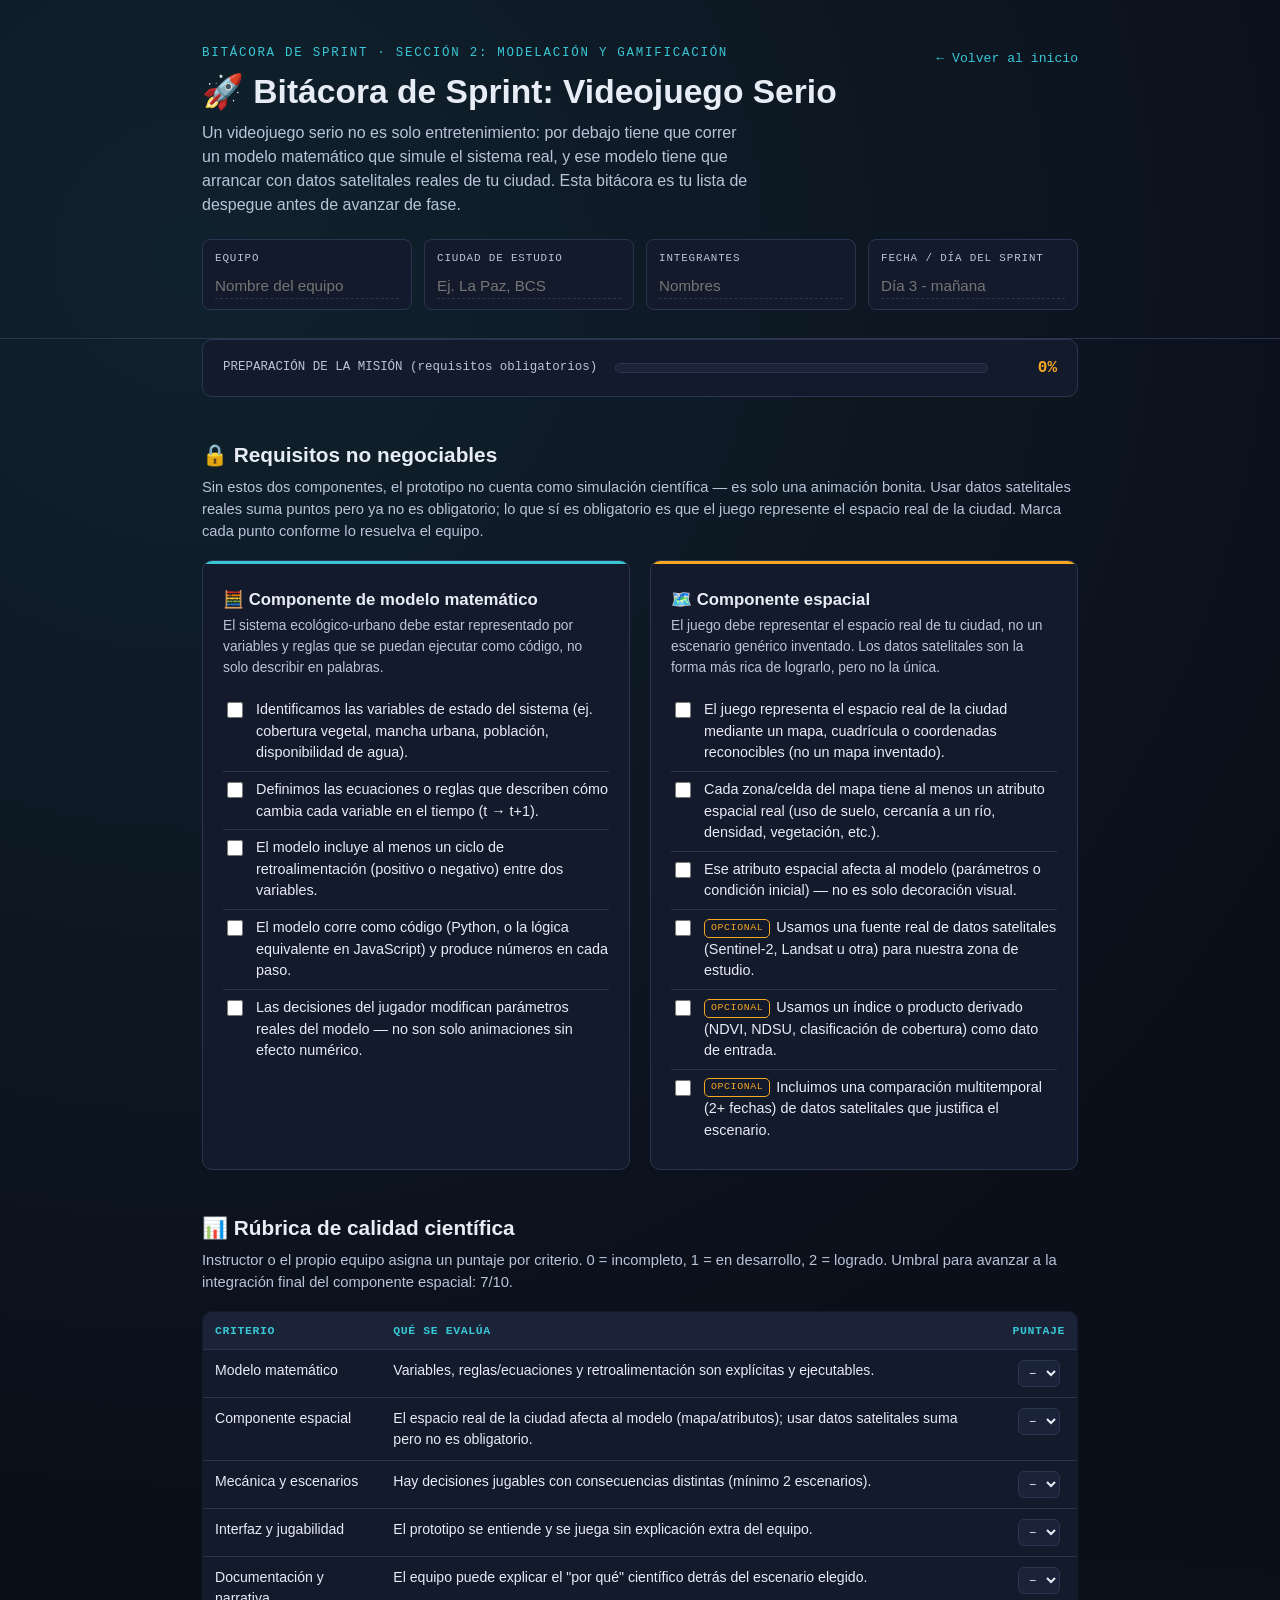
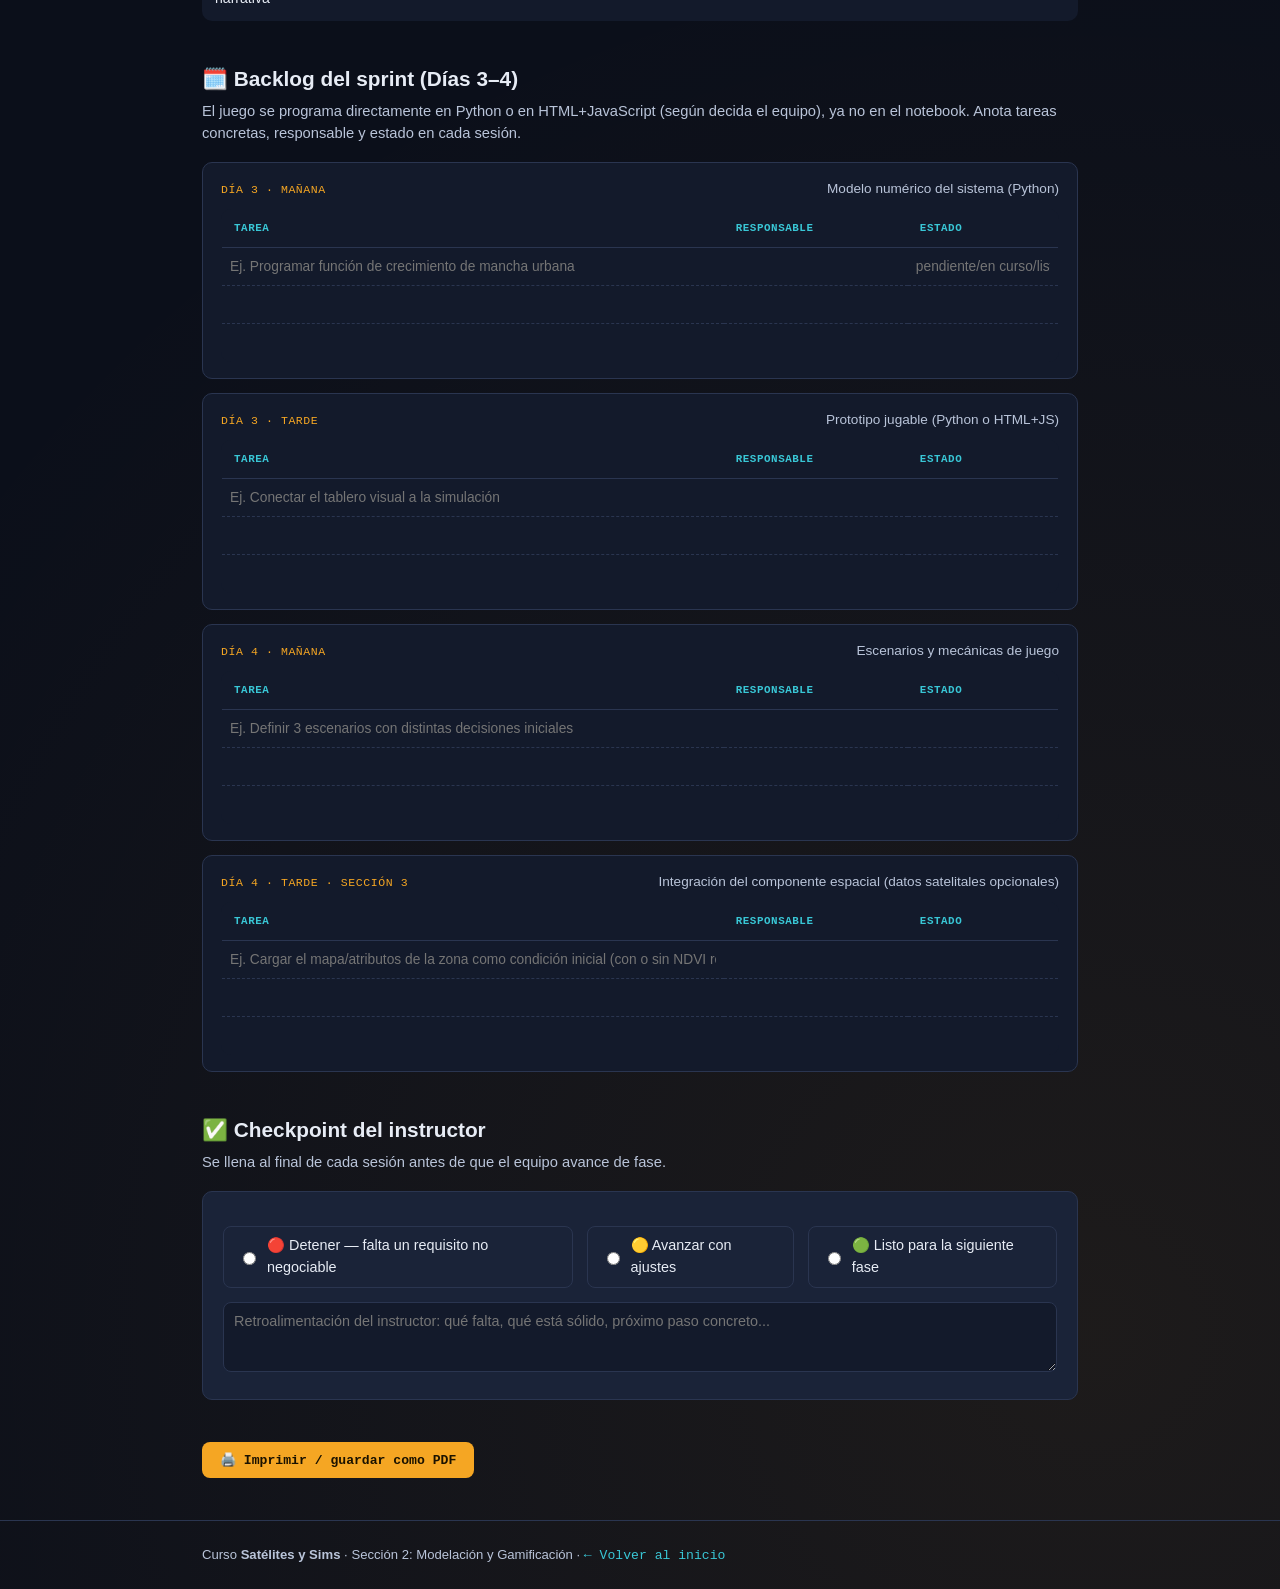
<file: docs/bitacora-sprint.html>
<!DOCTYPE html>
<html lang="es">
<head>
<meta charset="UTF-8">
<meta name="viewport" content="width=device-width, initial-scale=1.0">
<title>Bitácora de Sprint — Videojuego Serio | Satélites y Sims</title>
<style>
  :root{
    --fondo:#0b0f1a;
    --panel:#131a2b;
    --panel-2:#1a2338;
    --borde:#2a3550;
    --texto:#e7ecf5;
    --texto-suave:#b9c4d9;
    --ambar:#f5a623;
    --cian:#39c7d6;
    --verde:#4ad991;
    --rojo:#e8617a;
    --mono:'IBM Plex Mono', 'Courier New', monospace;
    --display:'Space Grotesk', 'Inter', sans-serif;
    --cuerpo:'Inter', sans-serif;
  }
  *{box-sizing:border-box;}
  body{
    margin:0; background:var(--fondo); color:var(--texto);
    font-family:var(--cuerpo); line-height:1.5;
    background-image:
      radial-gradient(circle at 15% 8%, rgba(57,199,214,0.10), transparent 40%),
      radial-gradient(circle at 85% 92%, rgba(245,166,35,0.08), transparent 45%);
  }
  .wrap{max-width:920px; margin:0 auto; padding:0 22px;}

  header.hero{padding:44px 0 28px; border-bottom:1px solid var(--borde);}
  .eyebrow{
    font-family:var(--mono); font-size:0.78rem; letter-spacing:.14em; text-transform:uppercase;
    color:var(--cian); margin-bottom:10px;
  }
  h1{font-family:var(--display); font-size:2.1rem; margin:0 0 10px; line-height:1.15;}
  .tagline{color:var(--texto-suave); max-width:62ch; margin:0 0 22px; font-size:1rem;}

  .campos-equipo{
    display:grid; grid-template-columns:repeat(4,1fr); gap:12px;
  }
  .campo{
    background:var(--panel); border:1px solid var(--borde); border-radius:8px; padding:10px 12px;
  }
  .campo label{
    display:block; font-family:var(--mono); font-size:0.68rem; letter-spacing:.08em;
    text-transform:uppercase; color:var(--texto-suave); margin-bottom:6px;
  }
  .campo input{
    width:100%; background:transparent; border:none; border-bottom:1px dashed var(--borde);
    color:var(--texto); font-family:var(--cuerpo); font-size:0.95rem; padding:4px 0;
  }
  .campo input:focus{outline:none; border-bottom-color:var(--cian);}

  main{padding:34px 0 60px;}
  section{margin-bottom:42px;}
  h2{
    font-family:var(--display); font-size:1.3rem; margin:0 0 6px;
    display:flex; align-items:center; gap:10px;
  }
  .subt{color:var(--texto-suave); font-size:0.92rem; margin:0 0 18px;}

  /* Panel de progreso tipo HUD */
  .hud-progreso{
    background:var(--panel); border:1px solid var(--borde); border-radius:10px;
    padding:16px 20px; display:flex; align-items:center; gap:18px; margin-bottom:30px;
  }
  .hud-progreso .etiqueta{font-family:var(--mono); font-size:0.78rem; color:var(--texto-suave); white-space:nowrap;}
  .barra{flex:1; height:10px; background:var(--panel-2); border-radius:6px; overflow:hidden; border:1px solid var(--borde);}
  .barra-rellena{height:100%; width:0%; background:linear-gradient(90deg,var(--cian),var(--ambar)); transition:width .3s ease;}
  .hud-progreso .pct{font-family:var(--mono); font-weight:700; color:var(--ambar); min-width:3.2em; text-align:right;}

  /* Requisitos no negociables */
  .requisitos{display:grid; grid-template-columns:1fr 1fr; gap:20px;}
  @media (max-width:760px){ .requisitos{grid-template-columns:1fr;} .campos-equipo{grid-template-columns:1fr 1fr;} }

  .panel-req{
    position:relative; background:var(--panel); border:1px solid var(--borde); border-radius:10px;
    padding:20px; overflow:hidden;
  }
  .panel-req::before{
    content:""; position:absolute; top:0; left:0; width:100%; height:3px;
  }
  .panel-req.modelo::before{background:var(--cian);}
  .panel-req.espacial::before{background:var(--ambar);}
  .panel-req h3{
    font-family:var(--display); font-size:1.05rem; margin:6px 0 4px; display:flex; gap:8px; align-items:center;
  }
  .panel-req .desc{color:var(--texto-suave); font-size:0.86rem; margin:0 0 14px;}
  .lista-check{list-style:none; margin:0; padding:0;}
  .lista-check li{
    display:flex; gap:10px; align-items:flex-start; padding:7px 0; border-top:1px solid var(--borde);
    font-size:0.9rem;
  }
  .lista-check li:first-child{border-top:none;}
  .lista-check input[type=checkbox]{
    margin-top:3px; width:16px; height:16px; accent-color:var(--verde); flex:none;
  }
  .etiqueta-opcional{
    display:inline-block; font-family:var(--mono); font-size:0.62rem; letter-spacing:.06em; text-transform:uppercase;
    color:var(--ambar); border:1px solid var(--ambar); border-radius:5px; padding:1px 6px; margin-right:6px; vertical-align:middle;
  }

  /* Rúbrica */
  table{width:100%; border-collapse:collapse; background:var(--panel); border:1px solid var(--borde); border-radius:10px; overflow:hidden;}
  th,td{padding:10px 12px; text-align:left; font-size:0.88rem; border-bottom:1px solid var(--borde); vertical-align:top;}
  th{font-family:var(--mono); font-size:0.72rem; text-transform:uppercase; letter-spacing:.05em; color:var(--cian); background:var(--panel-2);}
  tr:last-child td{border-bottom:none;}
  td.puntaje{text-align:center; font-family:var(--mono); width:60px;}
  td.puntaje select{background:var(--panel-2); color:var(--texto); border:1px solid var(--borde); border-radius:6px; padding:4px 6px; font-family:var(--mono);}

  /* Backlog por sesión */
  .sesion{
    background:var(--panel); border:1px solid var(--borde); border-radius:10px; padding:16px 18px; margin-bottom:14px;
  }
  .sesion .cabecera{display:flex; justify-content:space-between; align-items:baseline; flex-wrap:wrap; gap:6px; margin-bottom:10px;}
  .sesion .cuando{font-family:var(--mono); font-size:0.72rem; color:var(--ambar); text-transform:uppercase; letter-spacing:.05em;}
  .sesion .meta{font-size:0.85rem; color:var(--texto-suave);}
  .tareas{width:100%; border-collapse:collapse;}
  .tareas th{background:transparent; border-bottom:1px solid var(--borde); font-size:0.68rem;}
  .tareas td{border-bottom:1px dashed var(--borde); padding:8px 6px;}
  .tareas input, .tareas textarea{
    width:100%; background:transparent; border:none; color:var(--texto); font-family:var(--cuerpo); font-size:0.86rem; resize:vertical;
  }
  .tareas input:focus, .tareas textarea:focus{outline:none;}

  /* Checkpoint instructor */
  .checkpoint{
    background:var(--panel-2); border:1px solid var(--borde); border-radius:10px; padding:20px;
  }
  .semaforo{display:flex; gap:14px; margin:14px 0;}
  .semaforo label{
    display:flex; align-items:center; gap:8px; font-size:0.9rem; padding:8px 14px;
    border:1px solid var(--borde); border-radius:8px; cursor:pointer;
  }
  .semaforo input{accent-color:var(--verde);}
  .checkpoint textarea{
    width:100%; min-height:70px; background:var(--panel); border:1px solid var(--borde); border-radius:8px;
    color:var(--texto); font-family:var(--cuerpo); padding:10px; font-size:0.9rem;
  }

  .boton{
    display:inline-block; background:var(--ambar); color:#1a1200; font-weight:700; text-decoration:none;
    padding:10px 18px; border-radius:8px; font-family:var(--mono); font-size:0.82rem; border:none; cursor:pointer;
  }
  .topbar{display:flex; justify-content:space-between; align-items:center; gap:12px; flex-wrap:wrap;}
  a.volver{color:var(--cian); text-decoration:none; font-family:var(--mono); font-size:0.82rem;}

  footer{border-top:1px solid var(--borde); padding:24px 0; color:var(--texto-suave); font-size:0.82rem;}

  @media print{
    body{background:#fff; color:#000;}
    .hud-progreso, .boton{display:none;}
    .panel-req, .sesion, table, .checkpoint{background:#fff; border-color:#999;}
    .eyebrow, th{color:#333;}
    a{color:#000;}
  }
</style>
</head>
<body>

<header class="hero">
  <div class="wrap">
    <div class="topbar">
      <div class="eyebrow">Bitácora de sprint · Sección 2: Modelación y Gamificación</div>
      <a class="volver" href="index.html">← Volver al inicio</a>
    </div>
    <h1>🚀 Bitácora de Sprint: Videojuego Serio</h1>
    <p class="tagline">Un videojuego serio no es solo entretenimiento: por debajo tiene que correr un modelo matemático que simule el sistema real, y ese modelo tiene que arrancar con datos satelitales reales de tu ciudad. Esta bitácora es tu lista de despegue antes de avanzar de fase.</p>

    <div class="campos-equipo">
      <div class="campo"><label>Equipo</label><input type="text" placeholder="Nombre del equipo"></div>
      <div class="campo"><label>Ciudad de estudio</label><input type="text" placeholder="Ej. La Paz, BCS"></div>
      <div class="campo"><label>Integrantes</label><input type="text" placeholder="Nombres"></div>
      <div class="campo"><label>Fecha / Día del sprint</label><input type="text" placeholder="Día 3 - mañana"></div>
    </div>
  </div>
</header>

<main class="wrap">

  <section>
    <div class="hud-progreso">
      <span class="etiqueta">PREPARACIÓN DE LA MISIÓN (requisitos obligatorios)</span>
      <div class="barra"><div class="barra-rellena" id="barra"></div></div>
      <span class="pct" id="pct">0%</span>
    </div>
  </section>

  <section>
    <h2>🔒 Requisitos no negociables</h2>
    <p class="subt">Sin estos dos componentes, el prototipo no cuenta como simulación científica — es solo una animación bonita. Usar datos satelitales reales suma puntos pero ya no es obligatorio; lo que sí es obligatorio es que el juego represente el espacio real de la ciudad. Marca cada punto conforme lo resuelva el equipo.</p>

    <div class="requisitos">
      <div class="panel-req modelo">
        <h3>🧮 Componente de modelo matemático</h3>
        <p class="desc">El sistema ecológico-urbano debe estar representado por variables y reglas que se puedan ejecutar como código, no solo describir en palabras.</p>
        <ul class="lista-check req-item">
          <li><input type="checkbox" class="req-check"><span>Identificamos las variables de estado del sistema (ej. cobertura vegetal, mancha urbana, población, disponibilidad de agua).</span></li>
          <li><input type="checkbox" class="req-check"><span>Definimos las ecuaciones o reglas que describen cómo cambia cada variable en el tiempo (t → t+1).</span></li>
          <li><input type="checkbox" class="req-check"><span>El modelo incluye al menos un ciclo de retroalimentación (positivo o negativo) entre dos variables.</span></li>
          <li><input type="checkbox" class="req-check"><span>El modelo corre como código (Python, o la lógica equivalente en JavaScript) y produce números en cada paso.</span></li>
          <li><input type="checkbox" class="req-check"><span>Las decisiones del jugador modifican parámetros reales del modelo — no son solo animaciones sin efecto numérico.</span></li>
        </ul>
      </div>

      <div class="panel-req espacial">
        <h3>🗺️ Componente espacial</h3>
        <p class="desc">El juego debe representar el espacio real de tu ciudad, no un escenario genérico inventado. Los datos satelitales son la forma más rica de lograrlo, pero no la única.</p>
        <ul class="lista-check req-item">
          <li><input type="checkbox" class="req-check"><span>El juego representa el espacio real de la ciudad mediante un mapa, cuadrícula o coordenadas reconocibles (no un mapa inventado).</span></li>
          <li><input type="checkbox" class="req-check"><span>Cada zona/celda del mapa tiene al menos un atributo espacial real (uso de suelo, cercanía a un río, densidad, vegetación, etc.).</span></li>
          <li><input type="checkbox" class="req-check"><span>Ese atributo espacial afecta al modelo (parámetros o condición inicial) — no es solo decoración visual.</span></li>
          <li><input type="checkbox" class="opt-check"><span><span class="etiqueta-opcional">Opcional</span>Usamos una fuente real de datos satelitales (Sentinel-2, Landsat u otra) para nuestra zona de estudio.</span></li>
          <li><input type="checkbox" class="opt-check"><span><span class="etiqueta-opcional">Opcional</span>Usamos un índice o producto derivado (NDVI, NDSU, clasificación de cobertura) como dato de entrada.</span></li>
          <li><input type="checkbox" class="opt-check"><span><span class="etiqueta-opcional">Opcional</span>Incluimos una comparación multitemporal (2+ fechas) de datos satelitales que justifica el escenario.</span></li>
        </ul>
      </div>
    </div>
  </section>

  <section>
    <h2>📊 Rúbrica de calidad científica</h2>
    <p class="subt">Instructor o el propio equipo asigna un puntaje por criterio. 0 = incompleto, 1 = en desarrollo, 2 = logrado. Umbral para avanzar a la integración final del componente espacial: 7/10.</p>
    <table>
      <tr><th>Criterio</th><th>Qué se evalúa</th><th class="puntaje">Puntaje</th></tr>
      <tr>
        <td>Modelo matemático</td>
        <td>Variables, reglas/ecuaciones y retroalimentación son explícitas y ejecutables.</td>
        <td class="puntaje"><select><option>–</option><option>0</option><option>1</option><option>2</option></select></td>
      </tr>
      <tr>
        <td>Componente espacial</td>
        <td>El espacio real de la ciudad afecta al modelo (mapa/atributos); usar datos satelitales suma pero no es obligatorio.</td>
        <td class="puntaje"><select><option>–</option><option>0</option><option>1</option><option>2</option></select></td>
      </tr>
      <tr>
        <td>Mecánica y escenarios</td>
        <td>Hay decisiones jugables con consecuencias distintas (mínimo 2 escenarios).</td>
        <td class="puntaje"><select><option>–</option><option>0</option><option>1</option><option>2</option></select></td>
      </tr>
      <tr>
        <td>Interfaz y jugabilidad</td>
        <td>El prototipo se entiende y se juega sin explicación extra del equipo.</td>
        <td class="puntaje"><select><option>–</option><option>0</option><option>1</option><option>2</option></select></td>
      </tr>
      <tr>
        <td>Documentación y narrativa</td>
        <td>El equipo puede explicar el "por qué" científico detrás del escenario elegido.</td>
        <td class="puntaje"><select><option>–</option><option>0</option><option>1</option><option>2</option></select></td>
      </tr>
    </table>
  </section>

  <section>
    <h2>🗓️ Backlog del sprint (Días 3–4)</h2>
    <p class="subt">El juego se programa directamente en Python o en HTML+JavaScript (según decida el equipo), ya no en el notebook. Anota tareas concretas, responsable y estado en cada sesión.</p>

    <div class="sesion">
      <div class="cabecera">
        <span class="cuando">Día 3 · mañana</span>
        <span class="meta">Modelo numérico del sistema (Python)</span>
      </div>
      <table class="tareas">
        <tr><th>Tarea</th><th style="width:22%">Responsable</th><th style="width:18%">Estado</th></tr>
        <tr><td><input placeholder="Ej. Programar función de crecimiento de mancha urbana"></td><td><input></td><td><input placeholder="pendiente/en curso/listo"></td></tr>
        <tr><td><input></td><td><input></td><td><input></td></tr>
        <tr><td><input></td><td><input></td><td><input></td></tr>
      </table>
    </div>

    <div class="sesion">
      <div class="cabecera">
        <span class="cuando">Día 3 · tarde</span>
        <span class="meta">Prototipo jugable (Python o HTML+JS)</span>
      </div>
      <table class="tareas">
        <tr><th>Tarea</th><th style="width:22%">Responsable</th><th style="width:18%">Estado</th></tr>
        <tr><td><input placeholder="Ej. Conectar el tablero visual a la simulación"></td><td><input></td><td><input></td></tr>
        <tr><td><input></td><td><input></td><td><input></td></tr>
        <tr><td><input></td><td><input></td><td><input></td></tr>
      </table>
    </div>

    <div class="sesion">
      <div class="cabecera">
        <span class="cuando">Día 4 · mañana</span>
        <span class="meta">Escenarios y mecánicas de juego</span>
      </div>
      <table class="tareas">
        <tr><th>Tarea</th><th style="width:22%">Responsable</th><th style="width:18%">Estado</th></tr>
        <tr><td><input placeholder="Ej. Definir 3 escenarios con distintas decisiones iniciales"></td><td><input></td><td><input></td></tr>
        <tr><td><input></td><td><input></td><td><input></td></tr>
        <tr><td><input></td><td><input></td><td><input></td></tr>
      </table>
    </div>

    <div class="sesion">
      <div class="cabecera">
        <span class="cuando">Día 4 · tarde · Sección 3</span>
        <span class="meta">Integración del componente espacial (datos satelitales opcionales)</span>
      </div>
      <table class="tareas">
        <tr><th>Tarea</th><th style="width:22%">Responsable</th><th style="width:18%">Estado</th></tr>
        <tr><td><input placeholder="Ej. Cargar el mapa/atributos de la zona como condición inicial (con o sin NDVI real)"></td><td><input></td><td><input></td></tr>
        <tr><td><input></td><td><input></td><td><input></td></tr>
        <tr><td><input></td><td><input></td><td><input></td></tr>
      </table>
    </div>
  </section>

  <section>
    <h2>✅ Checkpoint del instructor</h2>
    <p class="subt">Se llena al final de cada sesión antes de que el equipo avance de fase.</p>
    <div class="checkpoint">
      <div class="semaforo">
        <label><input type="radio" name="semaforo"> 🔴 Detener — falta un requisito no negociable</label>
        <label><input type="radio" name="semaforo"> 🟡 Avanzar con ajustes</label>
        <label><input type="radio" name="semaforo"> 🟢 Listo para la siguiente fase</label>
      </div>
      <textarea placeholder="Retroalimentación del instructor: qué falta, qué está sólido, próximo paso concreto..."></textarea>
    </div>
  </section>

  <section>
    <button class="boton" onclick="window.print()">🖨️ Imprimir / guardar como PDF</button>
  </section>

</main>

<footer>
  <div class="wrap">
    Curso <strong>Satélites y Sims</strong> · Sección 2: Modelación y Gamificación · <a class="volver" href="index.html">← Volver al inicio</a>
  </div>
</footer>

<script>
  const checks = document.querySelectorAll('.req-check');
  const barra = document.getElementById('barra');
  const pct = document.getElementById('pct');
  function actualizar(){
    const total = checks.length;
    const marcados = Array.from(checks).filter(c => c.checked).length;
    const porcentaje = total ? Math.round((marcados/total)*100) : 0;
    barra.style.width = porcentaje + '%';
    pct.textContent = porcentaje + '%';
  }
  checks.forEach(c => c.addEventListener('change', actualizar));
  actualizar();
</script>

</body>
</html>
</file>
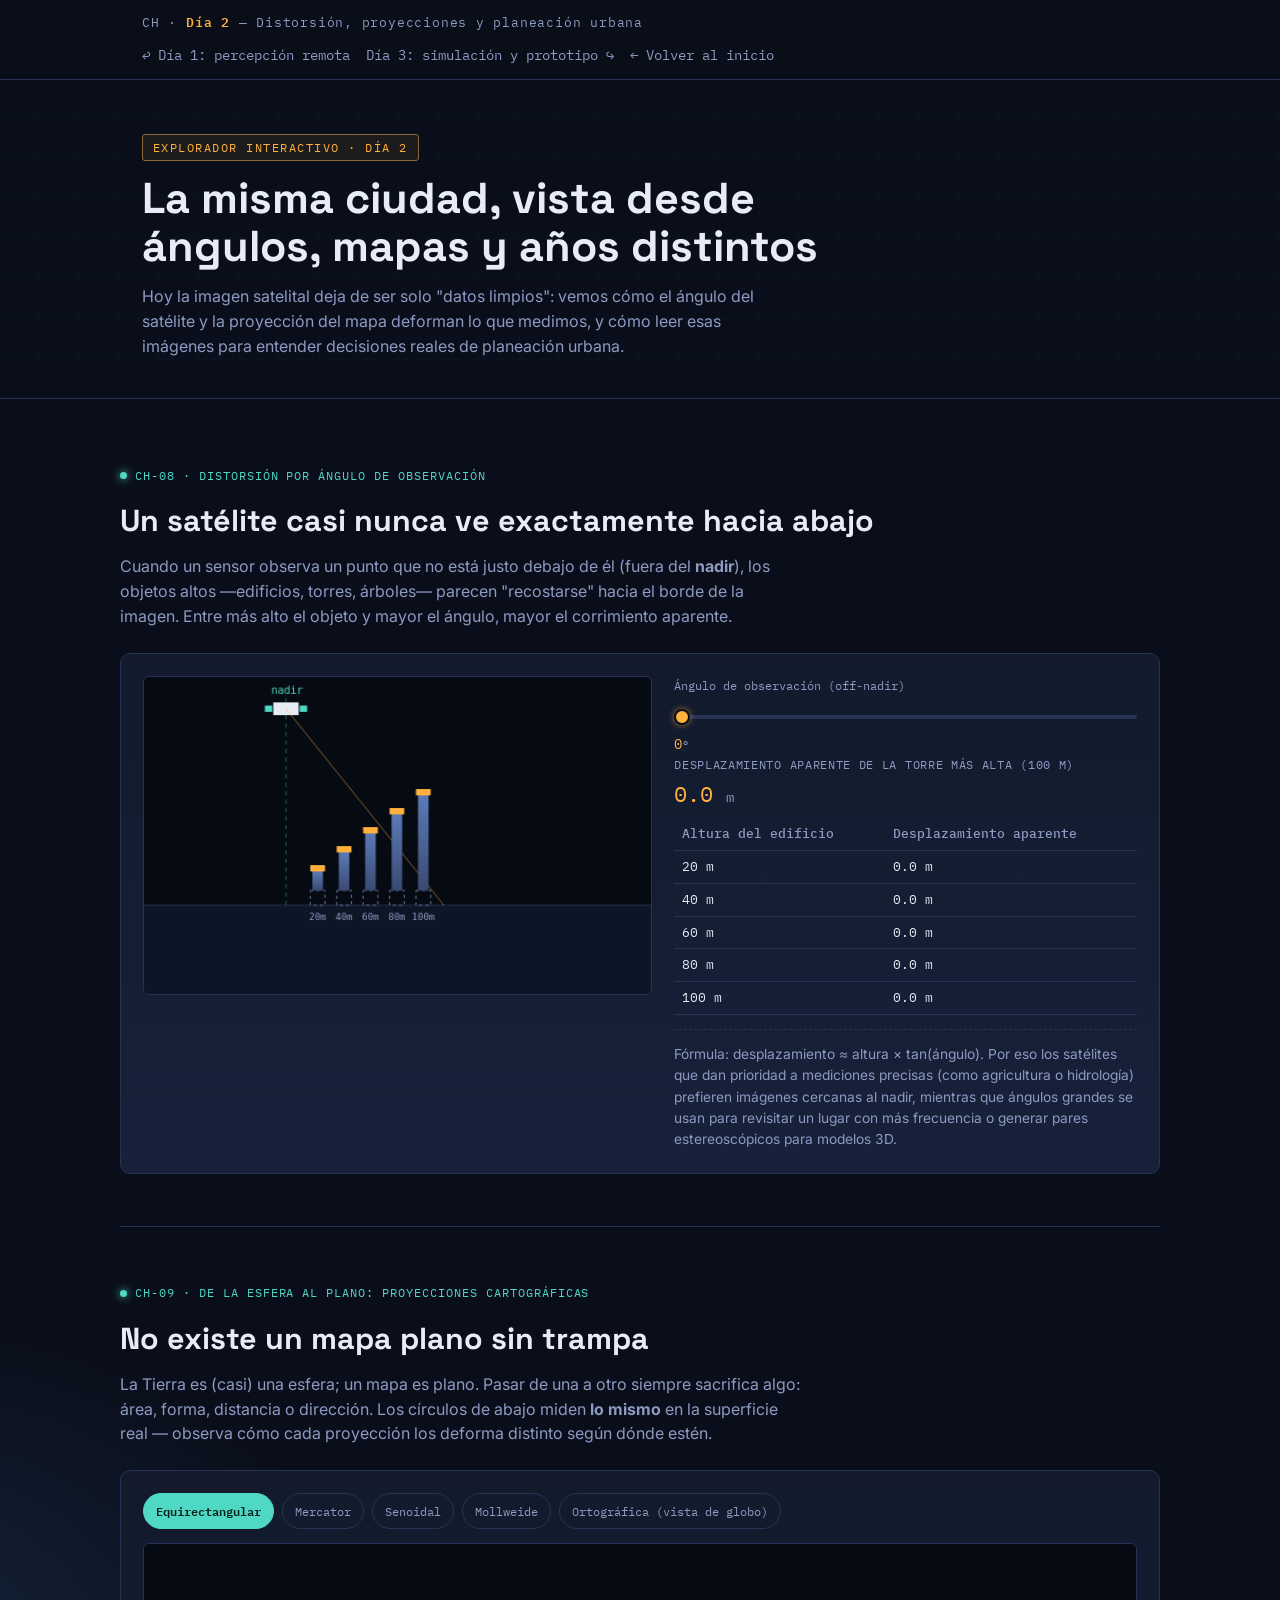
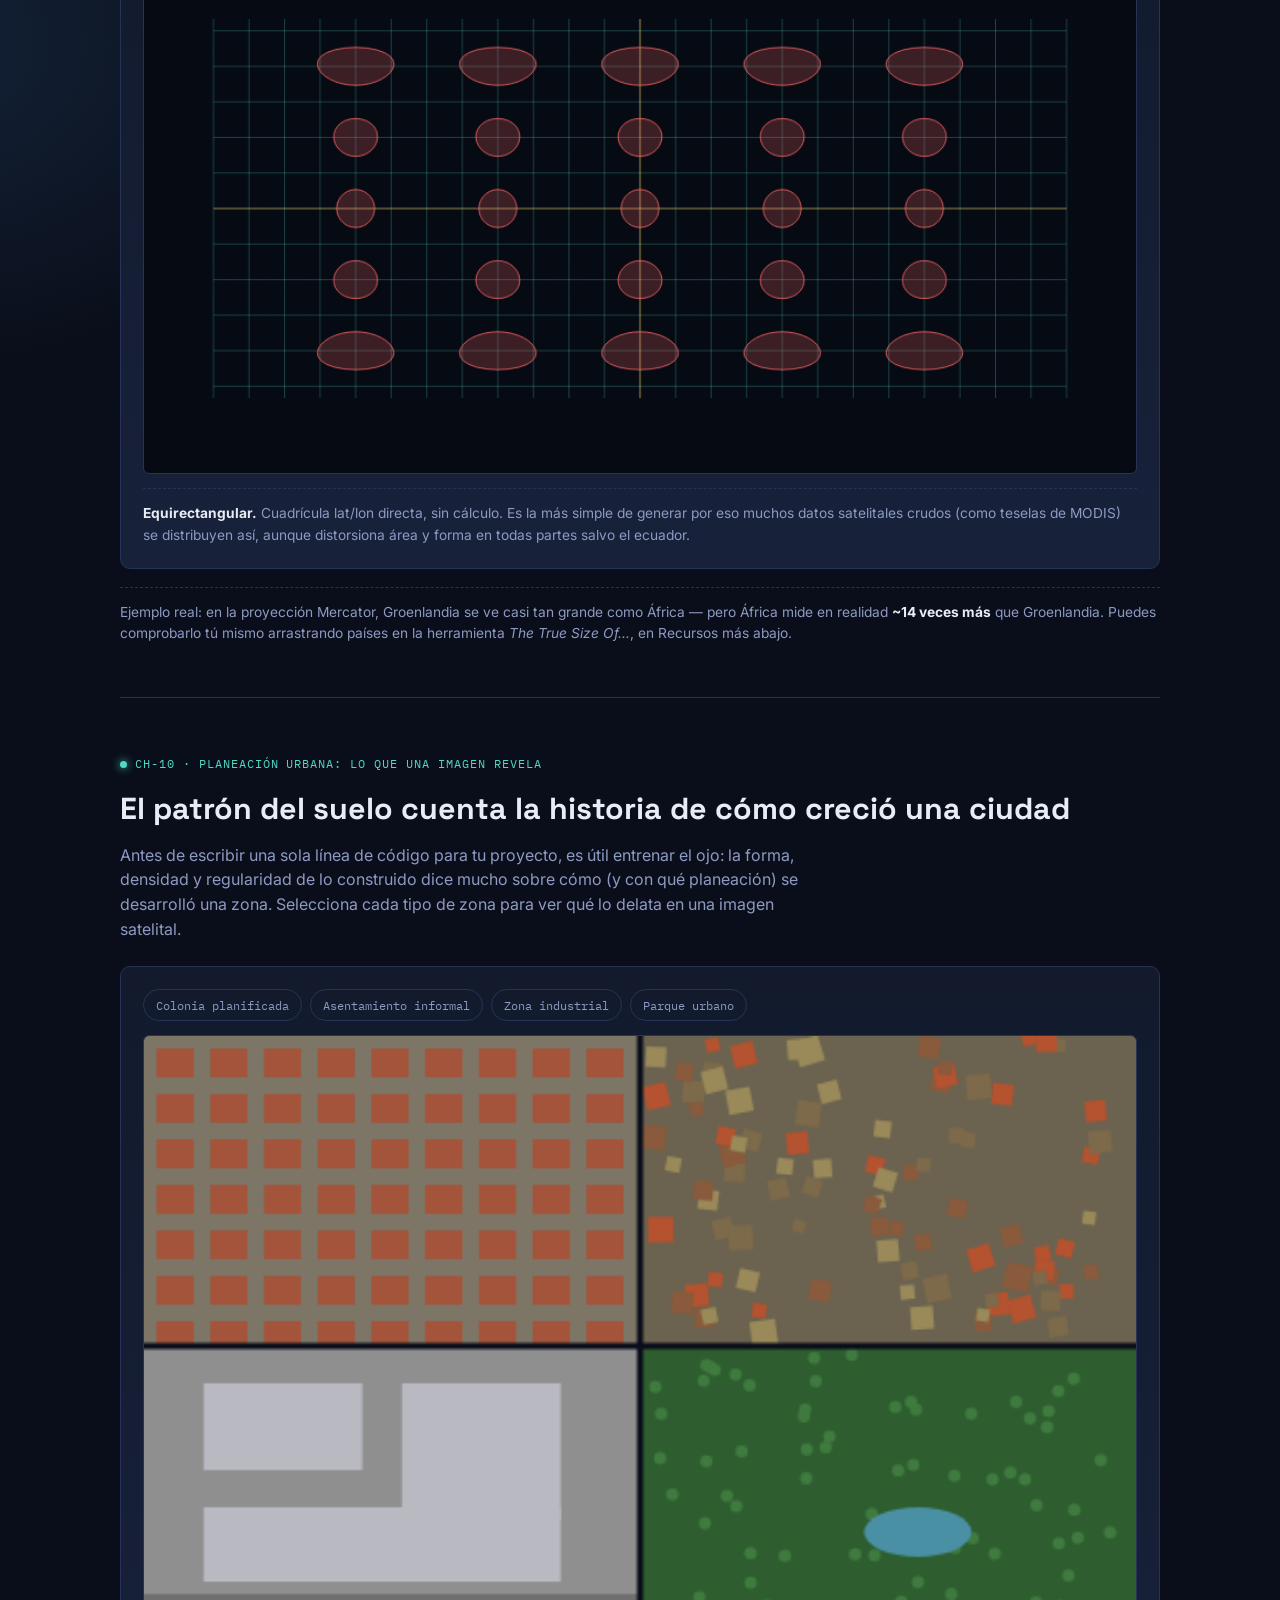
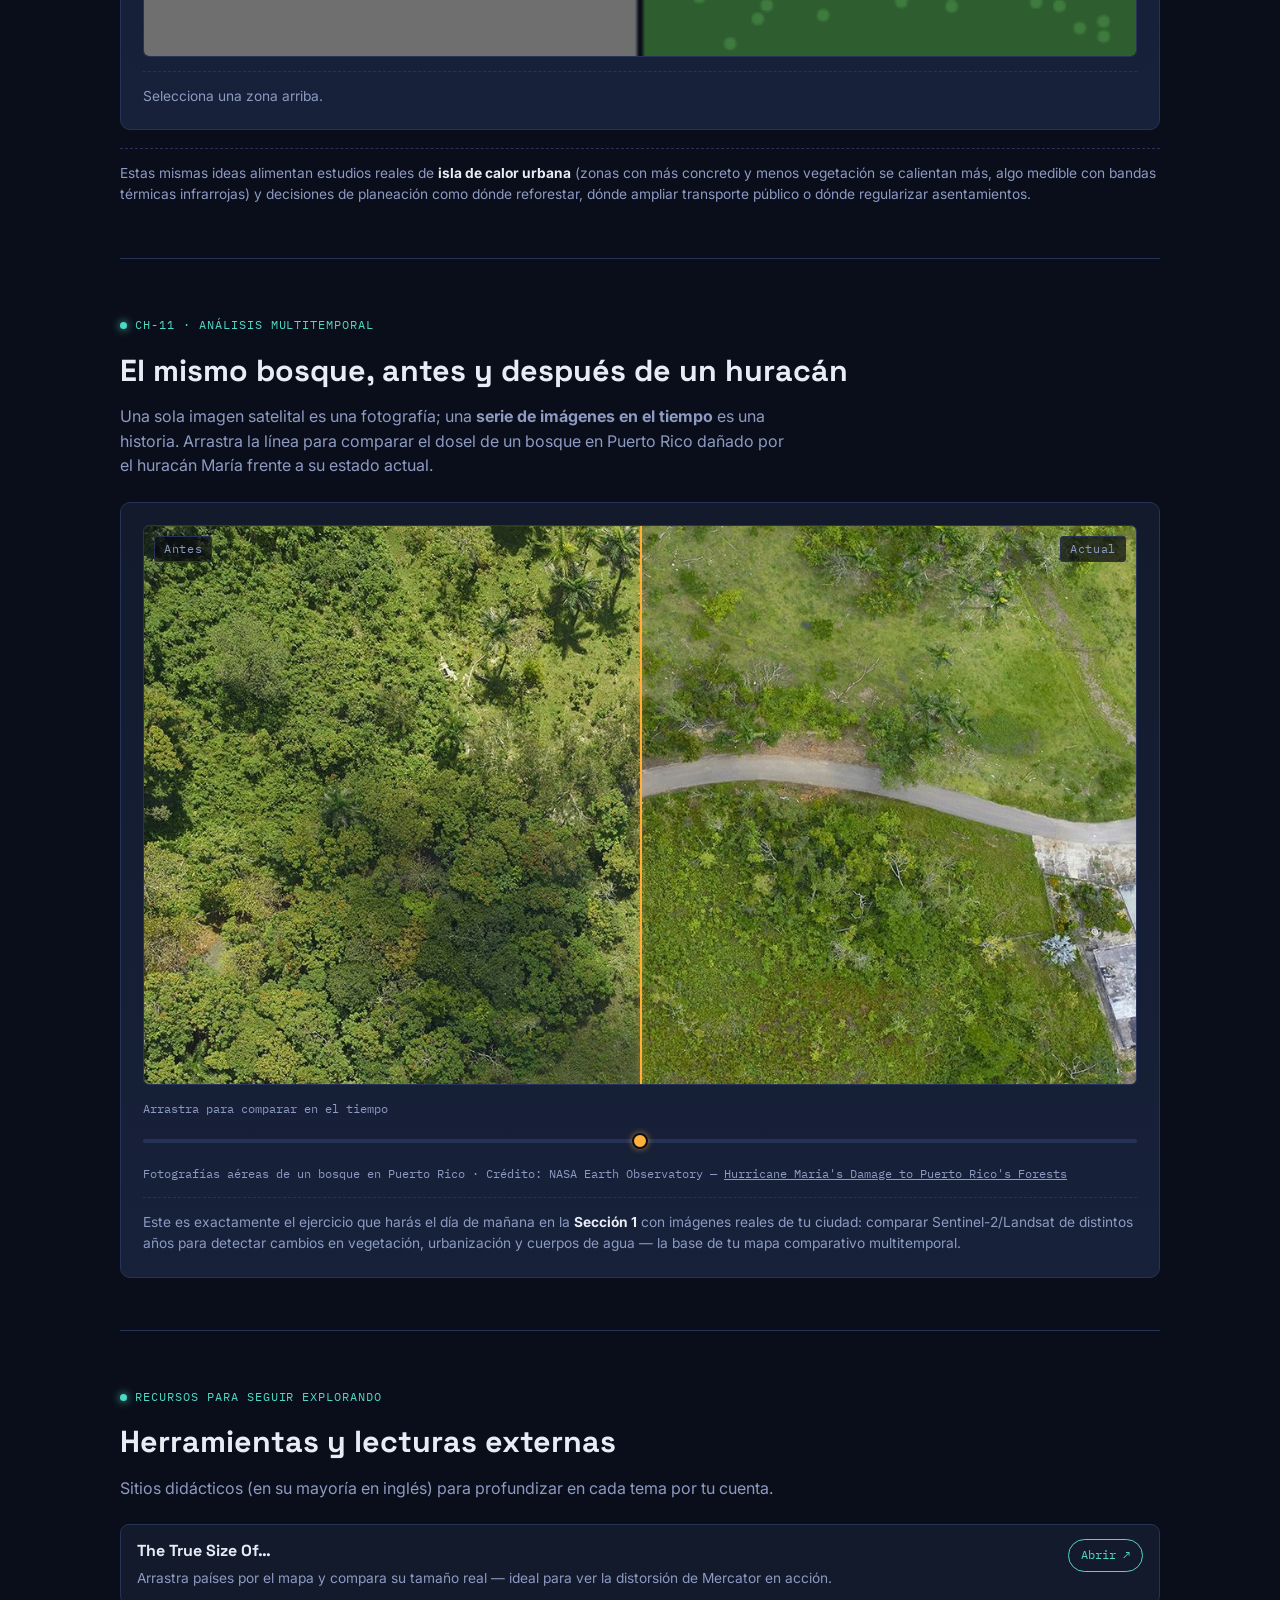
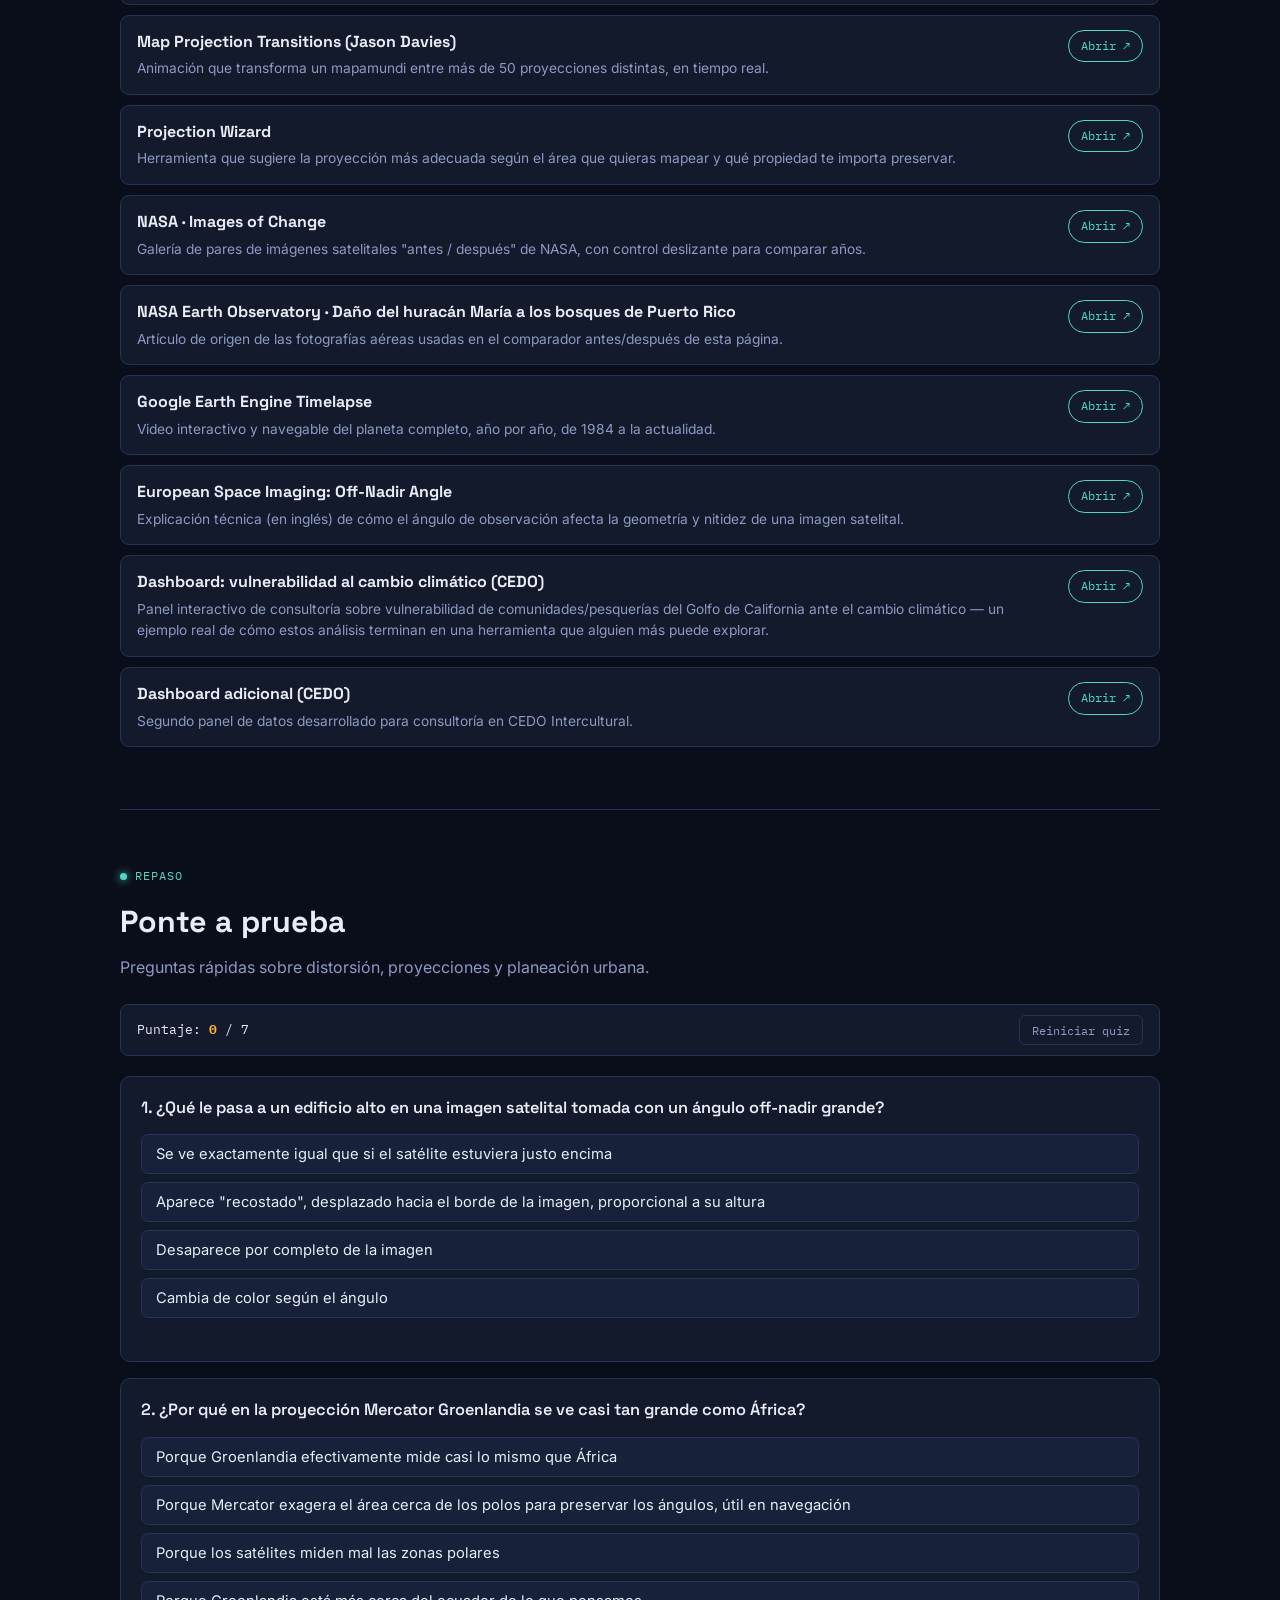
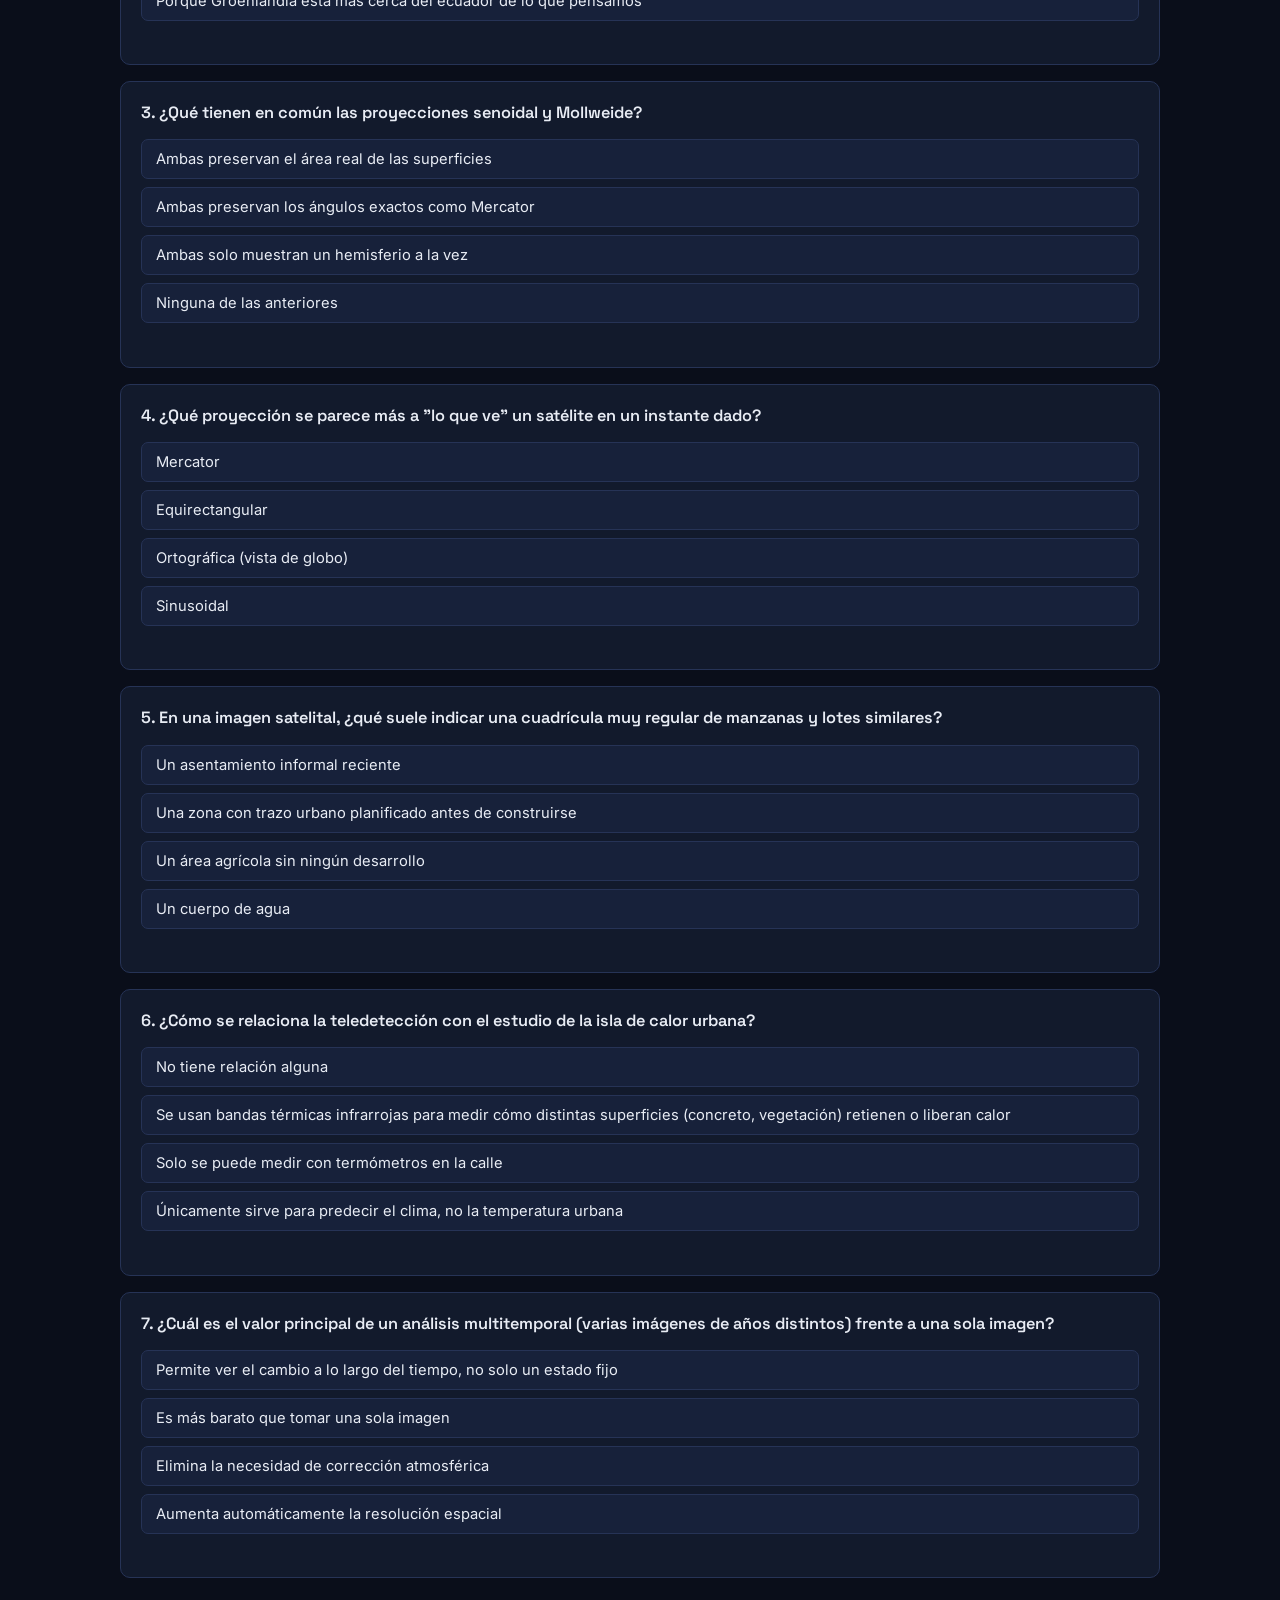
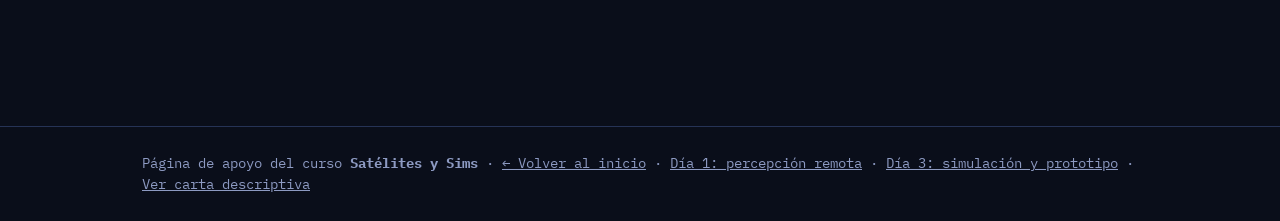
<file: docs/distorsion-proyecciones.html>
<!DOCTYPE html>
<html lang="es">
<head>
<meta charset="UTF-8">
<meta name="viewport" content="width=device-width, initial-scale=1.0">
<title>Distorsión, proyecciones y planeación urbana — Día 2</title>
<meta name="description" content="Explorador interactivo: distorsión por ángulo de satélite, proyecciones cartográficas, planeación urbana y comparación multitemporal.">
<link rel="preconnect" href="https://fonts.googleapis.com">
<link rel="preconnect" href="https://fonts.gstatic.com" crossorigin>
<link href="https://fonts.googleapis.com/css2?family=Space+Grotesk:wght@500;600;700&family=IBM+Plex+Mono:wght@400;500;600&family=Inter:wght@400;500;600;700&display=swap" rel="stylesheet">
<style>
:root{
  --bg:#0a0e1a;
  --bg-panel:#121a2c;
  --bg-panel-alt:#17213a;
  --line:#263356;
  --text:#e8ecf4;
  --text-dim:#8d9ac2;
  --amber:#ffb13c;
  --amber-dim:#8a6a34;
  --cyan:#4fd8c4;
  --coral:#ff6b6b;
  --ok:#4ade80;
  --mono:'IBM Plex Mono', ui-monospace, monospace;
  --display:'Space Grotesk', ui-sans-serif, sans-serif;
  --body:'Inter', ui-sans-serif, sans-serif;
}
*{box-sizing:border-box;}
html{scroll-behavior:smooth;}
body{
  margin:0;
  background:
    radial-gradient(1200px 700px at 85% -10%, #12203a 0%, transparent 60%),
    radial-gradient(900px 600px at -10% 20%, #14243a 0%, transparent 55%),
    var(--bg);
  color:var(--text);
  font-family:var(--body);
  line-height:1.55;
}
img{max-width:100%;}
a{color:var(--cyan);}
.wrap{max-width:1040px; margin:0 auto; padding:0 22px;}

.topbar{
  position:sticky; top:0; z-index:50;
  background:rgba(10,14,26,0.86);
  backdrop-filter:blur(8px);
  border-bottom:1px solid var(--line);
}
.topbar .wrap{display:flex; align-items:center; justify-content:space-between; padding:12px 22px; gap:12px; flex-wrap:wrap;}
.topbar .marca{font-family:var(--mono); font-size:.82rem; letter-spacing:.06em; color:var(--text-dim);}
.topbar .marca b{color:var(--amber); font-weight:600;}
.topbar .links{display:flex; gap:16px;}
.volver{color:var(--text-dim); text-decoration:none; font-size:.86rem; font-family:var(--mono);}
.volver:hover{color:var(--cyan);}

.hero{position:relative; border-bottom:1px solid var(--line); padding:54px 0 40px 0; overflow:hidden;}
.hero::before{
  content:''; position:absolute; inset:0; z-index:0; opacity:.5;
  background:
    repeating-linear-gradient(0deg, transparent, transparent 38px, rgba(79,216,196,0.06) 39px, transparent 40px),
    repeating-linear-gradient(90deg, transparent, transparent 38px, rgba(79,216,196,0.06) 39px, transparent 40px);
}
.hero .wrap{position:relative; z-index:1;}
.eyebrow{
  font-family:var(--mono); font-size:.78rem; letter-spacing:.12em; color:var(--amber);
  text-transform:uppercase; display:inline-block; margin-bottom:14px;
  border:1px solid var(--amber-dim); padding:3px 10px; border-radius:3px; background:rgba(255,177,60,0.08);
}
.hero h1{font-family:var(--display); font-size:clamp(1.7rem,4.4vw,2.7rem); line-height:1.1; margin:0 0 14px 0; max-width:760px;}
.hero p.tagline{max-width:640px; color:var(--text-dim); font-size:1rem; margin:0;}

main{padding:10px 0 80px 0;}
section.modulo{padding:52px 0; border-bottom:1px solid var(--line);}
section.modulo:last-of-type{border-bottom:none;}
.modulo .chan{
  font-family:var(--mono); font-size:.76rem; letter-spacing:.08em; color:var(--cyan);
  display:inline-flex; align-items:center; gap:8px; margin-bottom:12px;
}
.modulo .chan .dot{width:7px; height:7px; border-radius:50%; background:var(--cyan); box-shadow:0 0 8px var(--cyan);}
.modulo h2{font-family:var(--display); font-size:clamp(1.3rem,2.6vw,1.9rem); margin:0 0 10px 0;}
.modulo .intro{color:var(--text-dim); max-width:680px; margin:0 0 24px 0;}
.panel{
  background:linear-gradient(180deg, var(--bg-panel) 0%, var(--bg-panel-alt) 100%);
  border:1px solid var(--line); border-radius:10px; padding:22px;
}
.grid2{display:grid; grid-template-columns:1.1fr 1fr; gap:22px;}
@media (max-width:760px){.grid2{grid-template-columns:1fr;}}

label.ctl{display:block; font-family:var(--mono); font-size:.78rem; color:var(--text-dim); margin-bottom:6px;}
input[type=range]{
  -webkit-appearance:none; width:100%; height:4px; border-radius:2px;
  background:var(--line); outline:none; margin:6px 0 14px 0;
}
input[type=range]::-webkit-slider-thumb{
  -webkit-appearance:none; width:16px; height:16px; border-radius:50%;
  background:var(--amber); border:2px solid #0a0e1a; cursor:pointer; box-shadow:0 0 6px rgba(255,177,60,.6);
}
input[type=range]::-moz-range-thumb{
  width:16px; height:16px; border-radius:50%; background:var(--amber); border:2px solid #0a0e1a; cursor:pointer;
}
.readout{font-family:var(--mono); font-size:.9rem; color:var(--amber);}
.readout .u{color:var(--text-dim); font-size:.78rem;}

.btnrow{display:flex; flex-wrap:wrap; gap:8px; margin-bottom:14px;}
.chip{
  font-family:var(--mono); font-size:.78rem; padding:7px 12px; border-radius:20px;
  border:1px solid var(--line); background:transparent; color:var(--text-dim); cursor:pointer;
  transition:all .15s ease;
}
.chip:hover{border-color:var(--cyan); color:var(--text);}
.chip.activo{background:var(--cyan); border-color:var(--cyan); color:#08201c; font-weight:600;}

canvas.viz{width:100%; display:block; border-radius:6px; background:#060a13; border:1px solid var(--line);}
.swatchrow{display:flex; gap:14px; align-items:center; margin-top:14px; flex-wrap:wrap;}
.nota{font-size:.86rem; color:var(--text-dim); margin-top:14px; padding-top:14px; border-top:1px dashed var(--line);}
.nota b{color:var(--text);}

table.datos{width:100%; border-collapse:collapse; font-family:var(--mono); font-size:.8rem; margin-top:6px;}
table.datos th, table.datos td{border-bottom:1px solid var(--line); padding:6px 8px; text-align:left;}
table.datos th{color:var(--text-dim); font-weight:500;}

.stat-grande{
  font-family:var(--mono); font-size:1.4rem; color:var(--amber); margin:4px 0 2px 0;
}
.stat-lbl{font-family:var(--mono); font-size:.72rem; color:var(--text-dim); text-transform:uppercase; letter-spacing:.06em;}

/* comparador antes/despues */
.compare-stage{position:relative; border-radius:6px; overflow:hidden; border:1px solid var(--line); user-select:none;}
.compare-stage img{display:block; width:100%;}
.compare-stage img.antes{position:absolute; top:0; left:0;}
.compare-divisor{position:absolute; top:0; bottom:0; width:2px; background:var(--amber); box-shadow:0 0 6px rgba(255,177,60,.6); pointer-events:none;}
.compare-credito{font-family:var(--mono); font-size:.74rem; color:var(--text-dim); margin-top:8px;}
.compare-credito a{color:var(--text-dim);}
.compare-tag{
  position:absolute; top:10px; font-family:var(--mono); font-size:.72rem; letter-spacing:.06em;
  background:rgba(6,9,17,0.7); border:1px solid var(--line); padding:3px 9px; border-radius:3px; color:var(--text-dim);
  pointer-events:none;
}
.compare-tag.izq{left:10px;}
.compare-tag.der{right:10px;}

/* recursos externos */
.recurso-card{
  display:flex; justify-content:space-between; align-items:flex-start; gap:14px;
  border:1px solid var(--line); border-radius:9px; padding:14px 16px; margin-bottom:10px; background:var(--bg-panel);
}
.recurso-card h4{margin:0 0 4px 0; font-family:var(--display); font-size:1rem;}
.recurso-card p{margin:0; color:var(--text-dim); font-size:.86rem;}
.recurso-card a.boton{
  flex-shrink:0; font-family:var(--mono); font-size:.76rem; color:var(--cyan); text-decoration:none;
  border:1px solid var(--cyan); padding:6px 12px; border-radius:20px; white-space:nowrap;
}
.recurso-card a.boton:hover{background:var(--cyan); color:#08201c;}
.recurso-card.placeholder{border-style:dashed; border-color:var(--amber-dim); background:rgba(255,177,60,0.05);}
.recurso-card.placeholder h4{color:var(--amber);}

/* quiz (idéntico al día 1) */
.quiz-item{border:1px solid var(--line); border-radius:10px; padding:18px 20px; margin-bottom:16px; background:var(--bg-panel);}
.quiz-item h3{font-family:var(--display); font-size:1.02rem; margin:0 0 14px 0; font-weight:600;}
.opciones{display:grid; gap:8px;}
.opcion{
  text-align:left; font-family:var(--body); font-size:.92rem; color:var(--text);
  background:var(--bg-panel-alt); border:1px solid var(--line); border-radius:7px; padding:10px 14px;
  cursor:pointer; transition:all .12s ease;
}
.opcion:hover{border-color:var(--cyan);}
.opcion.correcta{border-color:var(--ok); background:rgba(74,222,128,0.12); color:var(--ok);}
.opcion.incorrecta{border-color:var(--coral); background:rgba(255,107,107,0.12); color:var(--coral);}
.opcion:disabled{cursor:default;}
.feedback{font-family:var(--mono); font-size:.8rem; margin-top:10px; min-height:1.2em;}
.feedback.ok{color:var(--ok);}
.feedback.bad{color:var(--coral);}
.marcador{
  position:sticky; top:57px; z-index:40; display:flex; justify-content:space-between; align-items:center;
  background:var(--bg-panel); border:1px solid var(--line); border-radius:8px; padding:10px 16px; margin-bottom:20px;
  font-family:var(--mono); font-size:.84rem; flex-wrap:wrap; gap:8px;
}
.marcador b{color:var(--amber);}
.reiniciar{
  font-family:var(--mono); font-size:.78rem; color:var(--text-dim); background:transparent;
  border:1px solid var(--line); border-radius:6px; padding:6px 12px; cursor:pointer;
}
.reiniciar:hover{border-color:var(--amber); color:var(--amber);}

footer{border-top:1px solid var(--line); padding:26px 0; color:var(--text-dim); font-size:.85rem; font-family:var(--mono);}
footer a{color:var(--text-dim); text-decoration:underline;}
</style>
</head>
<body>

<div class="topbar">
  <div class="wrap">
    <div class="marca">CH · <b>Día 2</b> — Distorsión, proyecciones y planeación urbana</div>
    <div class="links">
      <a class="volver" href="percepcion-remota.html">↩ Día 1: percepción remota</a>
      <a class="volver" href="simulacion-prototipo.html">Día 3: simulación y prototipo ↪</a>
      <a class="volver" href="index.html">← Volver al inicio</a>
    </div>
  </div>
</div>

<header class="hero">
  <div class="wrap">
    <div class="eyebrow">Explorador interactivo · Día 2</div>
    <h1>La misma ciudad, vista desde ángulos, mapas y años distintos</h1>
    <p class="tagline">Hoy la imagen satelital deja de ser solo "datos limpios": vemos cómo el ángulo del satélite y la proyección del mapa deforman lo que medimos, y cómo leer esas imágenes para entender decisiones reales de planeación urbana.</p>
  </div>
</header>

<main>

  <!-- ============ 8. DISTORSIÓN POR ÁNGULO ============ -->
  <section class="modulo wrap" id="angulo">
    <div class="chan"><span class="dot"></span>CH-08 · DISTORSIÓN POR ÁNGULO DE OBSERVACIÓN</div>
    <h2>Un satélite casi nunca ve exactamente hacia abajo</h2>
    <p class="intro">Cuando un sensor observa un punto que no está justo debajo de él (fuera del <b>nadir</b>), los objetos altos —edificios, torres, árboles— parecen "recostarse" hacia el borde de la imagen. Entre más alto el objeto y mayor el ángulo, mayor el corrimiento aparente.</p>
    <div class="panel grid2">
      <div>
        <canvas class="viz" id="canvas-angulo" width="480" height="300"></canvas>
      </div>
      <div>
        <label class="ctl">Ángulo de observación (off-nadir)</label>
        <input type="range" id="rango-angulo" min="0" max="45" value="0" step="1">
        <div class="readout"><span id="valor-angulo">0</span><span class="u">°</span></div>
        <div class="stat-lbl">Desplazamiento aparente de la torre más alta (100 m)</div>
        <div class="stat-grande"><span id="desplazamiento-max">0.0</span> <span style="font-size:.9rem;color:var(--text-dim);">m</span></div>
        <table class="datos" id="tabla-angulo"></table>
        <div class="nota">Fórmula: desplazamiento ≈ altura × tan(ángulo). Por eso los satélites que dan prioridad a mediciones precisas (como agricultura o hidrología) prefieren imágenes cercanas al nadir, mientras que ángulos grandes se usan para revisitar un lugar con más frecuencia o generar pares estereoscópicos para modelos 3D.</div>
      </div>
    </div>
  </section>

  <!-- ============ 9. PROYECCIONES ============ -->
  <section class="modulo wrap" id="proyecciones">
    <div class="chan"><span class="dot"></span>CH-09 · DE LA ESFERA AL PLANO: PROYECCIONES CARTOGRÁFICAS</div>
    <h2>No existe un mapa plano sin trampa</h2>
    <p class="intro">La Tierra es (casi) una esfera; un mapa es plano. Pasar de una a otro siempre sacrifica algo: área, forma, distancia o dirección. Los círculos de abajo miden <b>lo mismo</b> en la superficie real — observa cómo cada proyección los deforma distinto según dónde estén.</p>
    <div class="panel">
      <div class="btnrow" id="botones-proyeccion"></div>
      <canvas class="viz" id="canvas-proyeccion" width="900" height="480"></canvas>
      <div class="nota" id="descripcion-proyeccion">Selecciona una proyección arriba.</div>
    </div>
    <div class="nota" style="margin-top:18px;">Ejemplo real: en la proyección Mercator, Groenlandia se ve casi tan grande como África — pero África mide en realidad <b>~14 veces más</b> que Groenlandia. Puedes comprobarlo tú mismo arrastrando países en la herramienta <i>The True Size Of…</i>, en Recursos más abajo.</div>
  </section>

  <!-- ============ 10. PLANEACIÓN URBANA ============ -->
  <section class="modulo wrap" id="planeacion">
    <div class="chan"><span class="dot"></span>CH-10 · PLANEACIÓN URBANA: LO QUE UNA IMAGEN REVELA</div>
    <h2>El patrón del suelo cuenta la historia de cómo creció una ciudad</h2>
    <p class="intro">Antes de escribir una sola línea de código para tu proyecto, es útil entrenar el ojo: la forma, densidad y regularidad de lo construido dice mucho sobre cómo (y con qué planeación) se desarrolló una zona. Selecciona cada tipo de zona para ver qué lo delata en una imagen satelital.</p>
    <div class="panel">
      <div class="btnrow" id="botones-zona"></div>
      <canvas class="viz" id="canvas-zona" width="480" height="300"></canvas>
      <div class="nota" id="descripcion-zona">Selecciona una zona arriba.</div>
    </div>
    <div class="nota" style="margin-top:18px;">Estas mismas ideas alimentan estudios reales de <b>isla de calor urbana</b> (zonas con más concreto y menos vegetación se calientan más, algo medible con bandas térmicas infrarrojas) y decisiones de planeación como dónde reforestar, dónde ampliar transporte público o dónde regularizar asentamientos.</div>
  </section>

  <!-- ============ 11. COMPARACIÓN MULTITEMPORAL ============ -->
  <section class="modulo wrap" id="multitemporal">
    <div class="chan"><span class="dot"></span>CH-11 · ANÁLISIS MULTITEMPORAL</div>
    <h2>El mismo bosque, antes y después de un huracán</h2>
    <p class="intro">Una sola imagen satelital es una fotografía; una <b>serie de imágenes en el tiempo</b> es una historia. Arrastra la línea para comparar el dosel de un bosque en Puerto Rico dañado por el huracán María frente a su estado actual.</p>
    <div class="panel">
      <div class="compare-stage" id="escenario-comparar">
        <img src="assets/pr-bosque-despues.jpg" alt="Fotografía aérea de un bosque en Puerto Rico, estado actual del dosel">
        <img class="antes" id="img-antes" src="assets/pr-bosque-antes.jpg" alt="Fotografía aérea del mismo bosque en Puerto Rico, con daño de dosel por el huracán María" style="clip-path:inset(0 50% 0 0);">
        <div class="compare-divisor" id="divisor-comparar" style="left:50%;"></div>
        <div class="compare-tag izq">Antes</div>
        <div class="compare-tag der">Actual</div>
      </div>
      <label class="ctl" style="margin-top:14px;">Arrastra para comparar en el tiempo</label>
      <input type="range" id="rango-comparar" min="0" max="100" value="50" step="1">
      <div class="compare-credito">Fotografías aéreas de un bosque en Puerto Rico · Crédito: NASA Earth Observatory — <a href="https://science.nasa.gov/earth/hurricane-marias-damage-to-puerto-ricos-forests/" target="_blank" rel="noopener">Hurricane Maria's Damage to Puerto Rico's Forests</a></div>
      <div class="nota">Este es exactamente el ejercicio que harás el día de mañana en la <b>Sección 1</b> con imágenes reales de tu ciudad: comparar Sentinel-2/Landsat de distintos años para detectar cambios en vegetación, urbanización y cuerpos de agua — la base de tu mapa comparativo multitemporal.</div>
    </div>
  </section>

  <!-- ============ RECURSOS EXTERNOS ============ -->
  <section class="modulo wrap" id="recursos">
    <div class="chan"><span class="dot"></span>RECURSOS PARA SEGUIR EXPLORANDO</div>
    <h2>Herramientas y lecturas externas</h2>
    <p class="intro">Sitios didácticos (en su mayoría en inglés) para profundizar en cada tema por tu cuenta.</p>

    <div class="recurso-card">
      <div><h4>The True Size Of…</h4><p>Arrastra países por el mapa y compara su tamaño real — ideal para ver la distorsión de Mercator en acción.</p></div>
      <a class="boton" href="https://www.thetruesize.com/" target="_blank" rel="noopener">Abrir ↗</a>
    </div>
    <div class="recurso-card">
      <div><h4>Map Projection Transitions (Jason Davies)</h4><p>Animación que transforma un mapamundi entre más de 50 proyecciones distintas, en tiempo real.</p></div>
      <a class="boton" href="https://www.jasondavies.com/maps/transition/" target="_blank" rel="noopener">Abrir ↗</a>
    </div>
    <div class="recurso-card">
      <div><h4>Projection Wizard</h4><p>Herramienta que sugiere la proyección más adecuada según el área que quieras mapear y qué propiedad te importa preservar.</p></div>
      <a class="boton" href="https://projectionwizard.org/" target="_blank" rel="noopener">Abrir ↗</a>
    </div>
    <div class="recurso-card">
      <div><h4>NASA · Images of Change</h4><p>Galería de pares de imágenes satelitales "antes / después" de NASA, con control deslizante para comparar años.</p></div>
      <a class="boton" href="https://science.nasa.gov/earth/multimedia/interactives/images-of-change/" target="_blank" rel="noopener">Abrir ↗</a>
    </div>
    <div class="recurso-card">
      <div><h4>NASA Earth Observatory · Daño del huracán María a los bosques de Puerto Rico</h4><p>Artículo de origen de las fotografías aéreas usadas en el comparador antes/después de esta página.</p></div>
      <a class="boton" href="https://science.nasa.gov/earth/hurricane-marias-damage-to-puerto-ricos-forests/" target="_blank" rel="noopener">Abrir ↗</a>
    </div>
    <div class="recurso-card">
      <div><h4>Google Earth Engine Timelapse</h4><p>Video interactivo y navegable del planeta completo, año por año, de 1984 a la actualidad.</p></div>
      <a class="boton" href="https://earthengine.google.com/timelapse/" target="_blank" rel="noopener">Abrir ↗</a>
    </div>
    <div class="recurso-card">
      <div><h4>European Space Imaging: Off-Nadir Angle</h4><p>Explicación técnica (en inglés) de cómo el ángulo de observación afecta la geometría y nitidez de una imagen satelital.</p></div>
      <a class="boton" href="https://www.euspaceimaging.com/blog/2024/01/31/what-is-ona-off-nadir-angle-in-satellite-imagery/" target="_blank" rel="noopener">Abrir ↗</a>
    </div>

    <div class="recurso-card">
      <div><h4>Dashboard: vulnerabilidad al cambio climático (CEDO)</h4><p>Panel interactivo de consultoría sobre vulnerabilidad de comunidades/pesquerías del Golfo de California ante el cambio climático — un ejemplo real de cómo estos análisis terminan en una herramienta que alguien más puede explorar.</p></div>
      <a class="boton" href="https://cedo.shinyapps.io/vulnerability_cc_dash/" target="_blank" rel="noopener">Abrir ↗</a>
    </div>
    <div class="recurso-card">
      <div><h4>Dashboard adicional (CEDO)</h4><p>Segundo panel de datos desarrollado para consultoría en CEDO Intercultural.</p></div>
      <a class="boton" href="https://cedo.shinyapps.io/shiny_dashboard/" target="_blank" rel="noopener">Abrir ↗</a>
    </div>
  </section>

  <!-- ============ QUIZ ============ -->
  <section class="modulo wrap" id="repaso">
    <div class="chan"><span class="dot"></span>REPASO</div>
    <h2>Ponte a prueba</h2>
    <p class="intro">Preguntas rápidas sobre distorsión, proyecciones y planeación urbana.</p>
    <div class="marcador">
      <span>Puntaje: <b id="puntaje">0</b> / <span id="total-preguntas">7</span></span>
      <button class="reiniciar" id="btn-reiniciar">Reiniciar quiz</button>
    </div>
    <div id="lista-quiz"></div>
  </section>

</main>

<footer>
  <div class="wrap">
    Página de apoyo del curso <strong>Satélites y Sims</strong> · <a href="index.html">← Volver al inicio</a> · <a href="percepcion-remota.html">Día 1: percepción remota</a> · <a href="simulacion-prototipo.html">Día 3: simulación y prototipo</a> · <a href="syllabus.html">Ver carta descriptiva</a>
  </div>
</footer>

<script>
/* =======================================================================
   8. DISTORSIÓN POR ÁNGULO (OFF-NADIR)
   ======================================================================= */
const edificios = [
  {h:20,  dist:60},
  {h:40,  dist:110},
  {h:60,  dist:160},
  {h:80,  dist:210},
  {h:100, dist:260},
];
const cvAngulo = document.getElementById('canvas-angulo');
const ctxAngulo = cvAngulo.getContext('2d');
const rangoAngulo = document.getElementById('rango-angulo');
const valorAngulo = document.getElementById('valor-angulo');
const desplazamientoMax = document.getElementById('desplazamiento-max');
const tablaAngulo = document.getElementById('tabla-angulo');

function dibujarAngulo(anguloDeg){
  const w = cvAngulo.width, h = cvAngulo.height;
  const nadirX = w*0.28, baseY = h*0.72;
  const anguloRad = anguloDeg*Math.PI/180;
  const escalaPx = 1.15; // px por metro (horizontal)

  ctxAngulo.clearRect(0,0,w,h);
  // suelo
  ctxAngulo.fillStyle = '#0d1626';
  ctxAngulo.fillRect(0, baseY, w, h-baseY);
  ctxAngulo.strokeStyle = '#263356';
  ctxAngulo.beginPath(); ctxAngulo.moveTo(0,baseY); ctxAngulo.lineTo(w,baseY); ctxAngulo.stroke();

  // linea de nadir
  ctxAngulo.strokeStyle = 'rgba(79,216,196,0.4)';
  ctxAngulo.setLineDash([4,4]);
  ctxAngulo.beginPath(); ctxAngulo.moveTo(nadirX, 20); ctxAngulo.lineTo(nadirX, baseY); ctxAngulo.stroke();
  ctxAngulo.setLineDash([]);
  ctxAngulo.fillStyle = '#4fd8c4';
  ctxAngulo.font = '10px IBM Plex Mono, monospace';
  ctxAngulo.fillText('nadir', nadirX-14, 16);

  // satelite (arriba, inclinado según ángulo)
  const satX = nadirX + Math.tan(anguloRad)*180;
  const satY = 30;
  ctxAngulo.save();
  ctxAngulo.translate(satX, satY);
  ctxAngulo.rotate(anguloRad*0.6);
  ctxAngulo.fillStyle = '#e8ecf4';
  ctxAngulo.fillRect(-12,-6,24,12);
  ctxAngulo.fillStyle = '#4fd8c4';
  ctxAngulo.fillRect(-20,-3,7,6);
  ctxAngulo.fillRect(13,-3,7,6);
  ctxAngulo.restore();
  // linea de vision hacia el edificio mas lejano
  const objetivoX = nadirX + edificios[edificios.length-1].dist*escalaPx*0.5;
  ctxAngulo.strokeStyle = 'rgba(255,177,60,0.5)';
  ctxAngulo.beginPath(); ctxAngulo.moveTo(satX,satY); ctxAngulo.lineTo(objetivoX, baseY); ctxAngulo.stroke();

  let filas = [];
  let dMax = 0;
  edificios.forEach(b=>{
    const bx = nadirX + b.dist*0.5;
    const desplazamientoM = b.h * Math.tan(anguloRad);
    const desplazamientoPx = desplazamientoM*escalaPx;
    dMax = Math.max(dMax, desplazamientoM);

    // huella real (footprint) - punteado
    ctxAngulo.strokeStyle = '#66738f';
    ctxAngulo.setLineDash([3,3]);
    ctxAngulo.strokeRect(bx-7, baseY-14, 14, 14);
    ctxAngulo.setLineDash([]);

    // altura del edificio, dibujada como columna que se recuesta
    const alturaPx = b.h*0.9;
    const topX = bx + desplazamientoPx;
    const topY = baseY-14-alturaPx;
    const grad = ctxAngulo.createLinearGradient(bx,baseY-14,topX,topY);
    grad.addColorStop(0,'#3a4a72'); grad.addColorStop(1,'#5c7bb8');
    ctxAngulo.strokeStyle = grad;
    ctxAngulo.lineWidth = 10;
    ctxAngulo.beginPath();
    ctxAngulo.moveTo(bx, baseY-14);
    ctxAngulo.lineTo(topX, topY);
    ctxAngulo.stroke();
    ctxAngulo.lineWidth = 1;

    // techo visible (lo que realmente capta el sensor) resaltado
    ctxAngulo.fillStyle = '#ffb13c';
    ctxAngulo.fillRect(topX-7, topY-6, 14, 6);

    ctxAngulo.fillStyle = '#8d9ac2';
    ctxAngulo.font = '9px IBM Plex Mono, monospace';
    ctxAngulo.textAlign = 'center';
    ctxAngulo.fillText(b.h+'m', bx, baseY+14);
    ctxAngulo.textAlign = 'left';

    filas.push(`<tr><td>${b.h} m</td><td>${desplazamientoM.toFixed(1)} m</td></tr>`);
  });

  desplazamientoMax.textContent = dMax.toFixed(1);
  tablaAngulo.innerHTML = `<tr><th>Altura del edificio</th><th>Desplazamiento aparente</th></tr>` + filas.join('');
}

function actualizarAngulo(){
  const a = parseFloat(rangoAngulo.value);
  valorAngulo.textContent = a;
  dibujarAngulo(a);
}
rangoAngulo.addEventListener('input', actualizarAngulo);
actualizarAngulo();

/* =======================================================================
   9. PROYECCIONES CARTOGRÁFICAS
   ======================================================================= */
const cvProy = document.getElementById('canvas-proyeccion');
const ctxProy = cvProy.getContext('2d');

function toRad(d){return d*Math.PI/180;}
function toDeg(r){return r*180/Math.PI;}

function proyectar(lat, lon, tipo, lon0=0, lat0=0){
  const latR = toRad(lat), lonR = toRad(lon - lon0);
  switch(tipo){
    case 'equirectangular':
      return {x: lonR, y: latR, visible:true};
    case 'mercator': {
      const latClamp = Math.max(-85, Math.min(85, lat));
      const y = Math.log(Math.tan(Math.PI/4 + toRad(latClamp)/2));
      return {x: lonR, y: y, visible:true};
    }
    case 'sinusoidal':
      return {x: lonR*Math.cos(latR), y: latR, visible:true};
    case 'mollweide': {
      let theta = latR;
      if (Math.abs(Math.abs(lat)-90) > 1e-6){
        for(let i=0;i<12;i++){
          const delta = (2*theta + Math.sin(2*theta) - Math.PI*Math.sin(latR)) / (2+2*Math.cos(2*theta));
          theta -= delta;
        }
      }
      const x = (2*Math.SQRT2/Math.PI) * lonR * Math.cos(theta);
      const y = Math.SQRT2*Math.sin(theta);
      return {x,y, visible:true};
    }
    case 'ortografica': {
      const lat0R = toRad(lat0);
      const cosc = Math.sin(lat0R)*Math.sin(latR) + Math.cos(lat0R)*Math.cos(latR)*Math.cos(lonR);
      const x = Math.cos(latR)*Math.sin(lonR);
      const y = Math.cos(lat0R)*Math.sin(latR) - Math.sin(lat0R)*Math.cos(latR)*Math.cos(lonR);
      return {x,y, visible: cosc >= 0};
    }
  }
}

function circulosTissot(lat0,lon0,rDeg,n){
  const r = toRad(rDeg), lat0r = toRad(lat0), lon0r = toRad(lon0);
  const pts=[];
  for(let i=0;i<=n;i++){
    const bearing = (i/n)*2*Math.PI;
    const lat = Math.asin(Math.sin(lat0r)*Math.cos(r) + Math.cos(lat0r)*Math.sin(r)*Math.cos(bearing));
    const lon = lon0r + Math.atan2(Math.sin(bearing)*Math.sin(r)*Math.cos(lat0r), Math.cos(r)-Math.sin(lat0r)*Math.sin(lat));
    pts.push([toDeg(lat), toDeg(lon)]);
  }
  return pts;
}

const centrosTissot = [];
[-60,-30,0,30,60].forEach(lat=>{
  [-120,-60,0,60,120].forEach(lon=>{
    centrosTissot.push([lat,lon]);
  });
});

function construirGraticula(){
  const meridianos = [];
  for(let lon=-180; lon<=180; lon+=15){
    const linea = [];
    for(let lat=-80; lat<=80; lat+=4) linea.push([lat,lon]);
    meridianos.push(linea);
  }
  const paralelos = [];
  for(let lat=-75; lat<=75; lat+=15){
    const linea = [];
    for(let lon=-180; lon<=180; lon+=4) linea.push([lat,lon]);
    paralelos.push(linea);
  }
  return {meridianos, paralelos};
}
const graticula = construirGraticula();

function dibujarProyeccion(tipo){
  const w = cvProy.width, h = cvProy.height;
  ctxProy.clearRect(0,0,w,h);

  // recolectar todos los puntos proyectados para autoajustar la escala
  let minX=Infinity,maxX=-Infinity,minY=Infinity,maxY=-Infinity;
  function registrar(p){
    if(!p.visible) return;
    minX=Math.min(minX,p.x); maxX=Math.max(maxX,p.x);
    minY=Math.min(minY,p.y); maxY=Math.max(maxY,p.y);
  }
  const meridianosProy = graticula.meridianos.map(linea => linea.map(([lat,lon])=>{
    const p = proyectar(lat,lon,tipo); registrar(p); return p;
  }));
  const paralelosProy = graticula.paralelos.map(linea => linea.map(([lat,lon])=>{
    const p = proyectar(lat,lon,tipo); registrar(p); return p;
  }));
  const circulosProy = centrosTissot.map(([lat0,lon0])=>{
    return circulosTissot(lat0,lon0,8,28).map(([lat,lon])=>{
      const p = proyectar(lat,lon,tipo); registrar(p); return p;
    });
  });

  const anchoMundo = maxX-minX, altoMundo = maxY-minY;
  const escala = Math.min((w*0.86)/anchoMundo, (h*0.86)/altoMundo);
  const offX = w/2 - (minX+maxX)/2*escala;
  const offY = h/2 + (minY+maxY)/2*escala; // y invertido

  function alCanvas(p){ return [p.x*escala+offX, -p.y*escala+offY]; }

  function trazarLinea(puntosProy, color){
    ctxProy.strokeStyle = color;
    ctxProy.lineWidth = 1;
    ctxProy.beginPath();
    let enTrazo = false;
    puntosProy.forEach(p=>{
      if(!p.visible){ enTrazo=false; return; }
      const [x,y] = alCanvas(p);
      if(!enTrazo){ ctxProy.moveTo(x,y); enTrazo=true; } else { ctxProy.lineTo(x,y); }
    });
    ctxProy.stroke();
  }

  meridianosProy.forEach(l=>trazarLinea(l, 'rgba(79,216,196,0.28)'));
  paralelosProy.forEach(l=>trazarLinea(l, 'rgba(79,216,196,0.28)'));

  // ecuador y meridiano central resaltados
  const idxEcuador = graticula.paralelos.findIndex(l=>l[0][0]===0);
  if(idxEcuador>=0) trazarLinea(paralelosProy[idxEcuador], 'rgba(255,177,60,0.55)');
  const idxCentral = graticula.meridianos.findIndex(l=>l[0][1]===0);
  if(idxCentral>=0) trazarLinea(meridianosProy[idxCentral], 'rgba(255,177,60,0.55)');

  // circulos de Tissot
  circulosProy.forEach(puntos=>{
    const visibles = puntos.filter(p=>p.visible);
    if(visibles.length < puntos.length*0.6) return; // se corto por el horizonte (ortografica)
    ctxProy.beginPath();
    puntos.forEach((p,i)=>{
      if(!p.visible) return;
      const [x,y] = alCanvas(p);
      if(i===0 || !puntos[i-1].visible) ctxProy.moveTo(x,y); else ctxProy.lineTo(x,y);
    });
    ctxProy.closePath();
    ctxProy.fillStyle = 'rgba(255,107,107,0.22)';
    ctxProy.strokeStyle = 'rgba(255,107,107,0.8)';
    ctxProy.fill();
    ctxProy.stroke();
  });
}

const proyecciones = [
  {id:'equirectangular', nombre:'Equirectangular', desc:'Cuadrícula lat/lon directa, sin cálculo. Es la más simple de generar por eso muchos datos satelitales crudos (como teselas de MODIS) se distribuyen así, aunque distorsiona área y forma en todas partes salvo el ecuador.'},
  {id:'mercator', nombre:'Mercator', desc:'Preserva ángulos (por eso es excelente para navegación), pero exagera enormemente el área cerca de los polos — el motivo de que Groenlandia se vea gigante.'},
  {id:'sinusoidal', nombre:'Senoidal', desc:'Preserva área en toda la superficie (los círculos de Tissot mantienen su tamaño relativo, solo cambian de forma). Se usa en varios productos satelitales de la NASA/MODIS.'},
  {id:'mollweide', nombre:'Mollweide', desc:'También de área igual, pero con una silueta elíptica más agradable para mapas temáticos globales (por ejemplo, mapas mundiales de población o vegetación).'},
  {id:'ortografica', nombre:'Ortográfica (vista de globo)', desc:'Simula ver la Tierra como una esfera desde el espacio — igual que "ve" un satélite en un instante. Solo muestra un hemisferio y distorsiona fuertemente cerca del borde visible.'},
];
let proyeccionActiva = 'equirectangular';
const contBotonesProy = document.getElementById('botones-proyeccion');
proyecciones.forEach(p=>{
  const btn = document.createElement('button');
  btn.className = 'chip'+(p.id===proyeccionActiva?' activo':'');
  btn.textContent = p.nombre;
  btn.addEventListener('click', ()=>{
    proyeccionActiva = p.id;
    document.querySelectorAll('#botones-proyeccion .chip').forEach(c=>c.classList.remove('activo'));
    btn.classList.add('activo');
    document.getElementById('descripcion-proyeccion').innerHTML = `<b>${p.nombre}.</b> ${p.desc}`;
    dibujarProyeccion(proyeccionActiva);
  });
  contBotonesProy.appendChild(btn);
});
document.getElementById('descripcion-proyeccion').innerHTML = `<b>${proyecciones[0].nombre}.</b> ${proyecciones[0].desc}`;
dibujarProyeccion(proyeccionActiva);

/* =======================================================================
   10. PLANEACIÓN URBANA — TIPOS DE ZONA
   ======================================================================= */
const cvZona = document.getElementById('canvas-zona');
const ctxZona = cvZona.getContext('2d');

function dibujarZonas(resaltada){
  const w = cvZona.width, h = cvZona.height;
  ctxZona.clearRect(0,0,w,h);
  ctxZona.fillStyle = '#1a2416';
  ctxZona.fillRect(0,0,w,h);

  // 1. colonia planificada (cuadricula regular) - arriba izquierda
  ctxZona.save();
  ctxZona.beginPath(); ctxZona.rect(0,0,w*0.5,h*0.5); ctxZona.clip();
  ctxZona.fillStyle = '#7d7666';
  ctxZona.fillRect(0,0,w*0.5,h*0.5);
  ctxZona.fillStyle = '#a3543a';
  for(let x=6; x<w*0.5; x+=26){
    for(let y=6; y<h*0.5; y+=22){
      ctxZona.fillRect(x,y,18,14);
    }
  }
  ctxZona.restore();

  // 2. asentamiento informal (denso, irregular) - arriba derecha
  ctxZona.save();
  ctxZona.beginPath(); ctxZona.rect(w*0.5,0,w*0.5,h*0.5); ctxZona.clip();
  ctxZona.fillStyle = '#6b6350';
  ctxZona.fillRect(w*0.5,0,w*0.5,h*0.5);
  const coloresTecho = ['#8a5a3c','#b5522f','#9a8a5a','#7d6a4a'];
  for(let i=0;i<90;i++){
    const x = w*0.5 + Math.random()*w*0.48;
    const y = Math.random()*h*0.48;
    const s = 6+Math.random()*7;
    ctxZona.fillStyle = coloresTecho[i%coloresTecho.length];
    ctxZona.save();
    ctxZona.translate(x,y);
    ctxZona.rotate((Math.random()-0.5)*0.6);
    ctxZona.fillRect(-s/2,-s/2,s,s);
    ctxZona.restore();
  }
  ctxZona.restore();

  // 3. zona industrial (techos grandes, planos) - abajo izquierda
  ctxZona.save();
  ctxZona.beginPath(); ctxZona.rect(0,h*0.5,w*0.5,h*0.5); ctxZona.clip();
  ctxZona.fillStyle = '#8f8f8f';
  ctxZona.fillRect(0,h*0.5,w*0.5,h*0.5);
  ctxZona.fillStyle = '#b9b9c2';
  ctxZona.fillRect(w*0.06,h*0.56,w*0.16,h*0.14);
  ctxZona.fillRect(w*0.26,h*0.56,w*0.16,h*0.22);
  ctxZona.fillRect(w*0.06,h*0.76,w*0.36,h*0.12);
  ctxZona.fillStyle = '#6f6f6f';
  ctxZona.fillRect(w*0.0,h*0.9,w*0.5,h*0.1);
  ctxZona.restore();

  // 4. parque / area verde - abajo derecha
  ctxZona.save();
  ctxZona.beginPath(); ctxZona.rect(w*0.5,h*0.5,w*0.5,h*0.5); ctxZona.clip();
  ctxZona.fillStyle = '#2e5e2f';
  ctxZona.fillRect(w*0.5,h*0.5,w*0.5,h*0.5);
  ctxZona.fillStyle = '#3f7a3f';
  for(let i=0;i<70;i++){
    const x = w*0.5 + Math.random()*w*0.48;
    const y = h*0.5 + Math.random()*h*0.48;
    ctxZona.beginPath(); ctxZona.arc(x,y,3,0,Math.PI*2); ctxZona.fill();
  }
  ctxZona.fillStyle = '#4a90a4';
  ctxZona.beginPath(); ctxZona.ellipse(w*0.78,h*0.8,26,12,0,0,Math.PI*2); ctxZona.fill();
  ctxZona.restore();

  // divisores
  ctxZona.strokeStyle = '#0a0e1a';
  ctxZona.lineWidth = 3;
  ctxZona.beginPath(); ctxZona.moveTo(w/2,0); ctxZona.lineTo(w/2,h); ctxZona.moveTo(0,h/2); ctxZona.lineTo(w,h/2); ctxZona.stroke();
  ctxZona.lineWidth = 1;

  // resaltar zona seleccionada
  const rects = {
    planificada: [0,0,w*0.5,h*0.5],
    informal: [w*0.5,0,w*0.5,h*0.5],
    industrial: [0,h*0.5,w*0.5,h*0.5],
    parque: [w*0.5,h*0.5,w*0.5,h*0.5],
  };
  if (resaltada && rects[resaltada]){
    const [x,y,rw,rh] = rects[resaltada];
    ctxZona.strokeStyle = '#ffb13c';
    ctxZona.lineWidth = 4;
    ctxZona.strokeRect(x+2,y+2,rw-4,rh-4);
    ctxZona.lineWidth = 1;
  }
}

const zonas = [
  {id:'planificada', nombre:'Colonia planificada', desc:'Manzanas y calles con ángulos rectos, lotes de tamaño parecido y patrones repetitivos: señal de que hubo trazo urbano previo (fraccionamiento) antes de construir.'},
  {id:'informal', nombre:'Asentamiento informal', desc:'Techos de tamaños y orientaciones muy variadas, callejones irregulares y densidad alta sin un trazo aparente: típico de crecimiento no planificado, a menudo con retos de acceso a servicios.'},
  {id:'industrial', nombre:'Zona industrial', desc:'Techos muy grandes y planos (bodegas, naves), poca vegetación y grandes superficies de concreto o asfalto para estacionamiento y maniobra de carga.'},
  {id:'parque', nombre:'Parque urbano', desc:'Textura irregular verde (copas de árboles), a veces un cuerpo de agua artificial; en NDVI aparecería con valores altos, muy distinto a las zonas construidas.'},
];
let zonaActiva = null;
const contBotonesZona = document.getElementById('botones-zona');
zonas.forEach(z=>{
  const btn = document.createElement('button');
  btn.className = 'chip';
  btn.textContent = z.nombre;
  btn.addEventListener('click', ()=>{
    zonaActiva = z.id;
    document.querySelectorAll('#botones-zona .chip').forEach(c=>c.classList.remove('activo'));
    btn.classList.add('activo');
    document.getElementById('descripcion-zona').innerHTML = `<b>${z.nombre}.</b> ${z.desc}`;
    dibujarZonas(zonaActiva);
  });
  contBotonesZona.appendChild(btn);
});
dibujarZonas(null);

/* =======================================================================
   11. COMPARACIÓN MULTITEMPORAL (ANTES / DESPUÉS)
   ======================================================================= */
const rangoComparar = document.getElementById('rango-comparar');
const imgAntes = document.getElementById('img-antes');
const divisorComparar = document.getElementById('divisor-comparar');
function actualizarComparar(){
  const pct = rangoComparar.value;
  imgAntes.style.clipPath = `inset(0 ${100-pct}% 0 0)`;
  divisorComparar.style.left = pct+'%';
}
rangoComparar.addEventListener('input', actualizarComparar);
actualizarComparar();

/* =======================================================================
   QUIZ DE REPASO
   ======================================================================= */
const preguntas = [
  {
    q:'¿Qué le pasa a un edificio alto en una imagen satelital tomada con un ángulo off-nadir grande?',
    opciones:[
      'Se ve exactamente igual que si el satélite estuviera justo encima',
      'Aparece "recostado", desplazado hacia el borde de la imagen, proporcional a su altura',
      'Desaparece por completo de la imagen',
      'Cambia de color según el ángulo'
    ],
    correcta:1,
    exp:'El desplazamiento aparente ≈ altura × tan(ángulo): entre más alto el objeto y mayor el ángulo, más se "recuesta" en la imagen.'
  },
  {
    q:'¿Por qué en la proyección Mercator Groenlandia se ve casi tan grande como África?',
    opciones:[
      'Porque Groenlandia efectivamente mide casi lo mismo que África',
      'Porque Mercator exagera el área cerca de los polos para preservar los ángulos, útil en navegación',
      'Porque los satélites miden mal las zonas polares',
      'Porque Groenlandia está más cerca del ecuador de lo que pensamos'
    ],
    correcta:1,
    exp:'Mercator preserva ángulos (por eso sirve para navegar), pero a cambio infla mucho el área cerca de los polos; África es en realidad ~14 veces más grande que Groenlandia.'
  },
  {
    q:'¿Qué tienen en común las proyecciones senoidal y Mollweide?',
    opciones:[
      'Ambas preservan el área real de las superficies',
      'Ambas preservan los ángulos exactos como Mercator',
      'Ambas solo muestran un hemisferio a la vez',
      'Ninguna de las anteriores'
    ],
    correcta:0,
    exp:'Son proyecciones de área igual (equal-area): un círculo de Tissot cambia de forma pero no de tamaño relativo, a diferencia de Mercator.'
  },
  {
    q:'¿Qué proyección se parece más a "lo que ve" un satélite en un instante dado?',
    opciones:['Mercator','Equirectangular','Ortográfica (vista de globo)','Sinusoidal'],
    correcta:2,
    exp:'La proyección ortográfica simula ver la esfera terrestre desde el espacio, mostrando solo un hemisferio, igual que un sensor en un momento dado.'
  },
  {
    q:'En una imagen satelital, ¿qué suele indicar una cuadrícula muy regular de manzanas y lotes similares?',
    opciones:[
      'Un asentamiento informal reciente',
      'Una zona con trazo urbano planificado antes de construirse',
      'Un área agrícola sin ningún desarrollo',
      'Un cuerpo de agua'
    ],
    correcta:1,
    exp:'Los patrones regulares (calles rectas, lotes parecidos) casi siempre reflejan que hubo un fraccionamiento o plan urbano previo.'
  },
  {
    q:'¿Cómo se relaciona la teledetección con el estudio de la isla de calor urbana?',
    opciones:[
      'No tiene relación alguna',
      'Se usan bandas térmicas infrarrojas para medir cómo distintas superficies (concreto, vegetación) retienen o liberan calor',
      'Solo se puede medir con termómetros en la calle',
      'Únicamente sirve para predecir el clima, no la temperatura urbana'
    ],
    correcta:1,
    exp:'Las bandas térmicas permiten estimar la temperatura superficial (LST) y compararla entre zonas con distinta cobertura de suelo, la base de los estudios de isla de calor urbana.'
  },
  {
    q:'¿Cuál es el valor principal de un análisis multitemporal (varias imágenes de años distintos) frente a una sola imagen?',
    opciones:[
      'Permite ver el cambio a lo largo del tiempo, no solo un estado fijo',
      'Es más barato que tomar una sola imagen',
      'Elimina la necesidad de corrección atmosférica',
      'Aumenta automáticamente la resolución espacial'
    ],
    correcta:0,
    exp:'Comparar imágenes de distintos años permite detectar y cuantificar cambios: crecimiento urbano, deforestación, pérdida de cuerpos de agua, etc.'
  },
];

const listaQuiz = document.getElementById('lista-quiz');
const elPuntaje = document.getElementById('puntaje');
document.getElementById('total-preguntas').textContent = preguntas.length;
let puntaje = 0;
let respondidas = new Set();

function renderQuiz(){
  listaQuiz.innerHTML='';
  puntaje = 0; respondidas.clear();
  elPuntaje.textContent = puntaje;
  preguntas.forEach((p, idx)=>{
    const item = document.createElement('div');
    item.className='quiz-item';
    const h3 = document.createElement('h3');
    h3.textContent = `${idx+1}. ${p.q}`;
    item.appendChild(h3);
    const opts = document.createElement('div');
    opts.className='opciones';
    const feedback = document.createElement('div');
    feedback.className='feedback';

    p.opciones.forEach((texto, oIdx)=>{
      const b = document.createElement('button');
      b.className='opcion';
      b.textContent = texto;
      b.addEventListener('click', ()=>{
        if (respondidas.has(idx)) return;
        respondidas.add(idx);
        const botones = opts.querySelectorAll('.opcion');
        botones.forEach((bt,i2)=>{
          bt.disabled = true;
          if (i2===p.correcta) bt.classList.add('correcta');
        });
        if (oIdx===p.correcta){
          puntaje++;
          feedback.textContent = '✓ Correcto. '+p.exp;
          feedback.className='feedback ok';
        } else {
          b.classList.add('incorrecta');
          feedback.textContent = '✗ '+p.exp;
          feedback.className='feedback bad';
        }
        elPuntaje.textContent = puntaje;
      });
      opts.appendChild(b);
    });
    item.appendChild(opts);
    item.appendChild(feedback);
    listaQuiz.appendChild(item);
  });
}
document.getElementById('btn-reiniciar').addEventListener('click', renderQuiz);
renderQuiz();
</script>
</body>
</html>
</file>
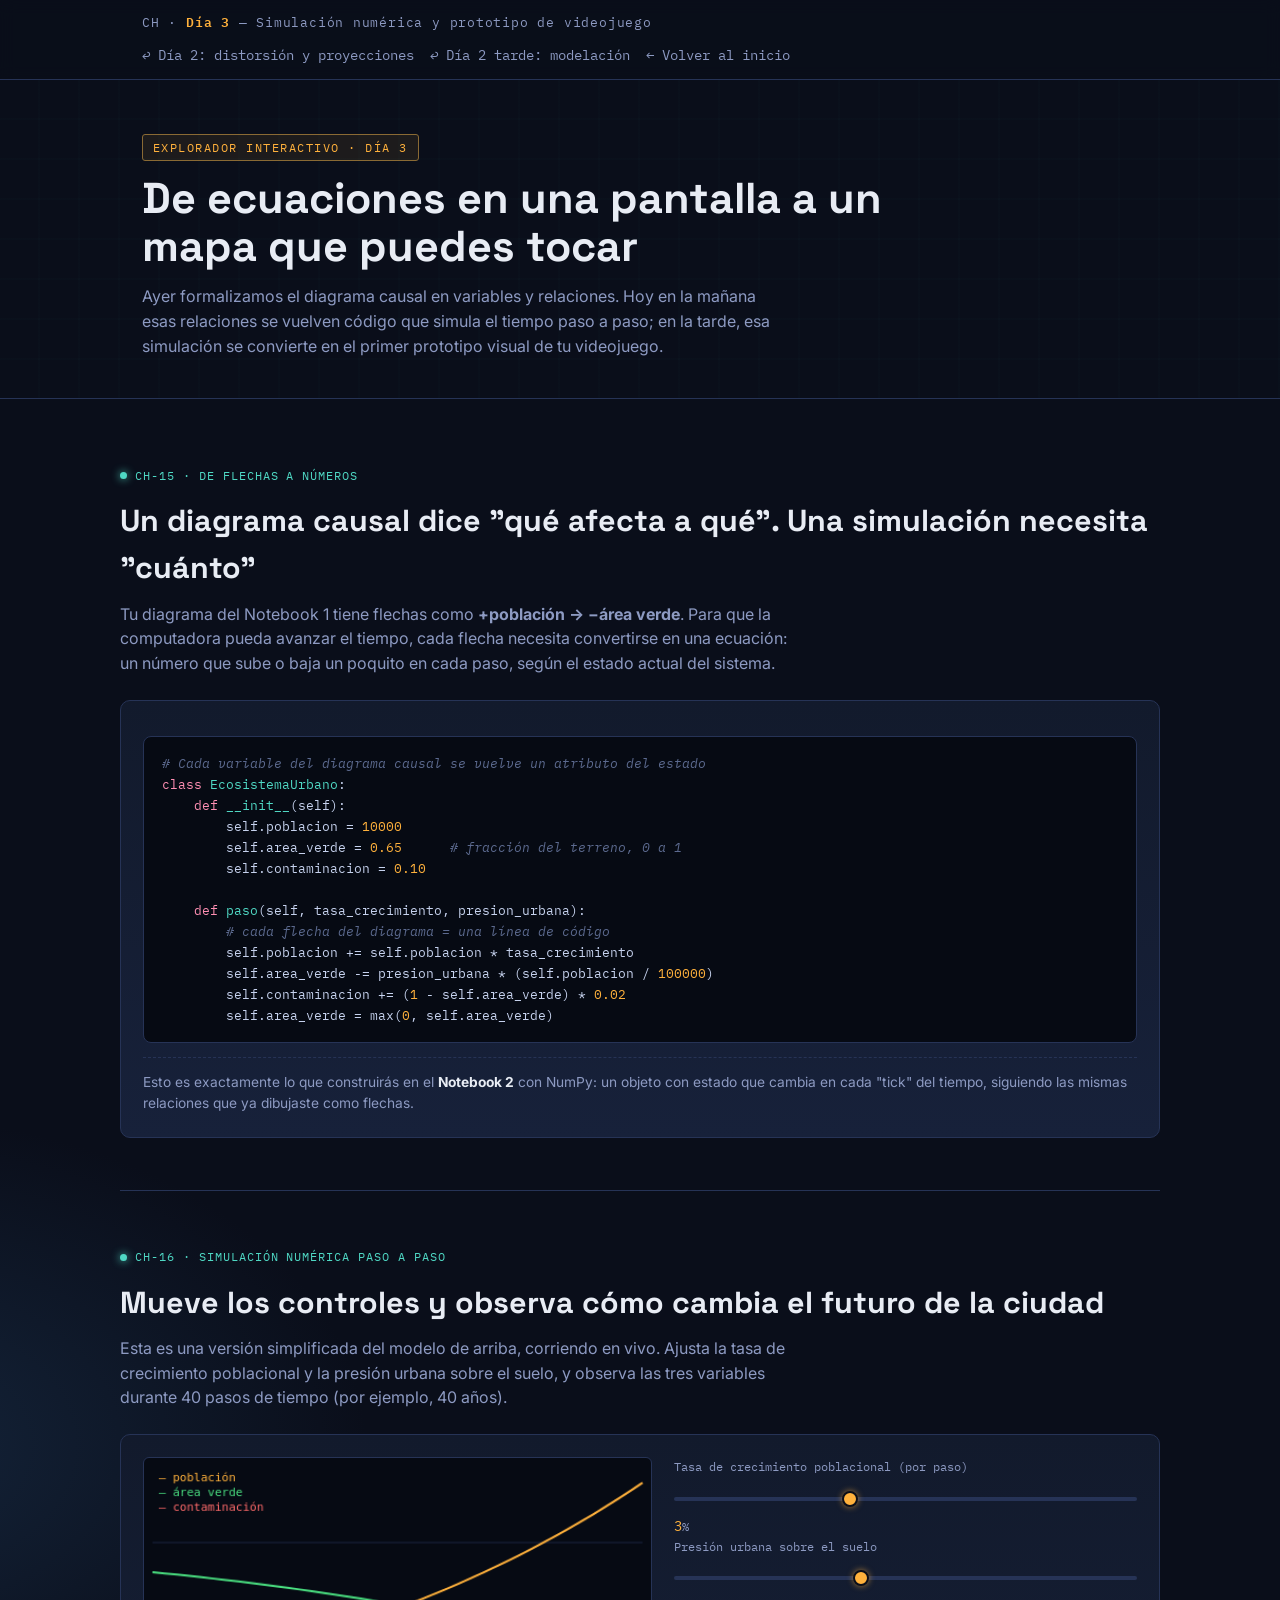
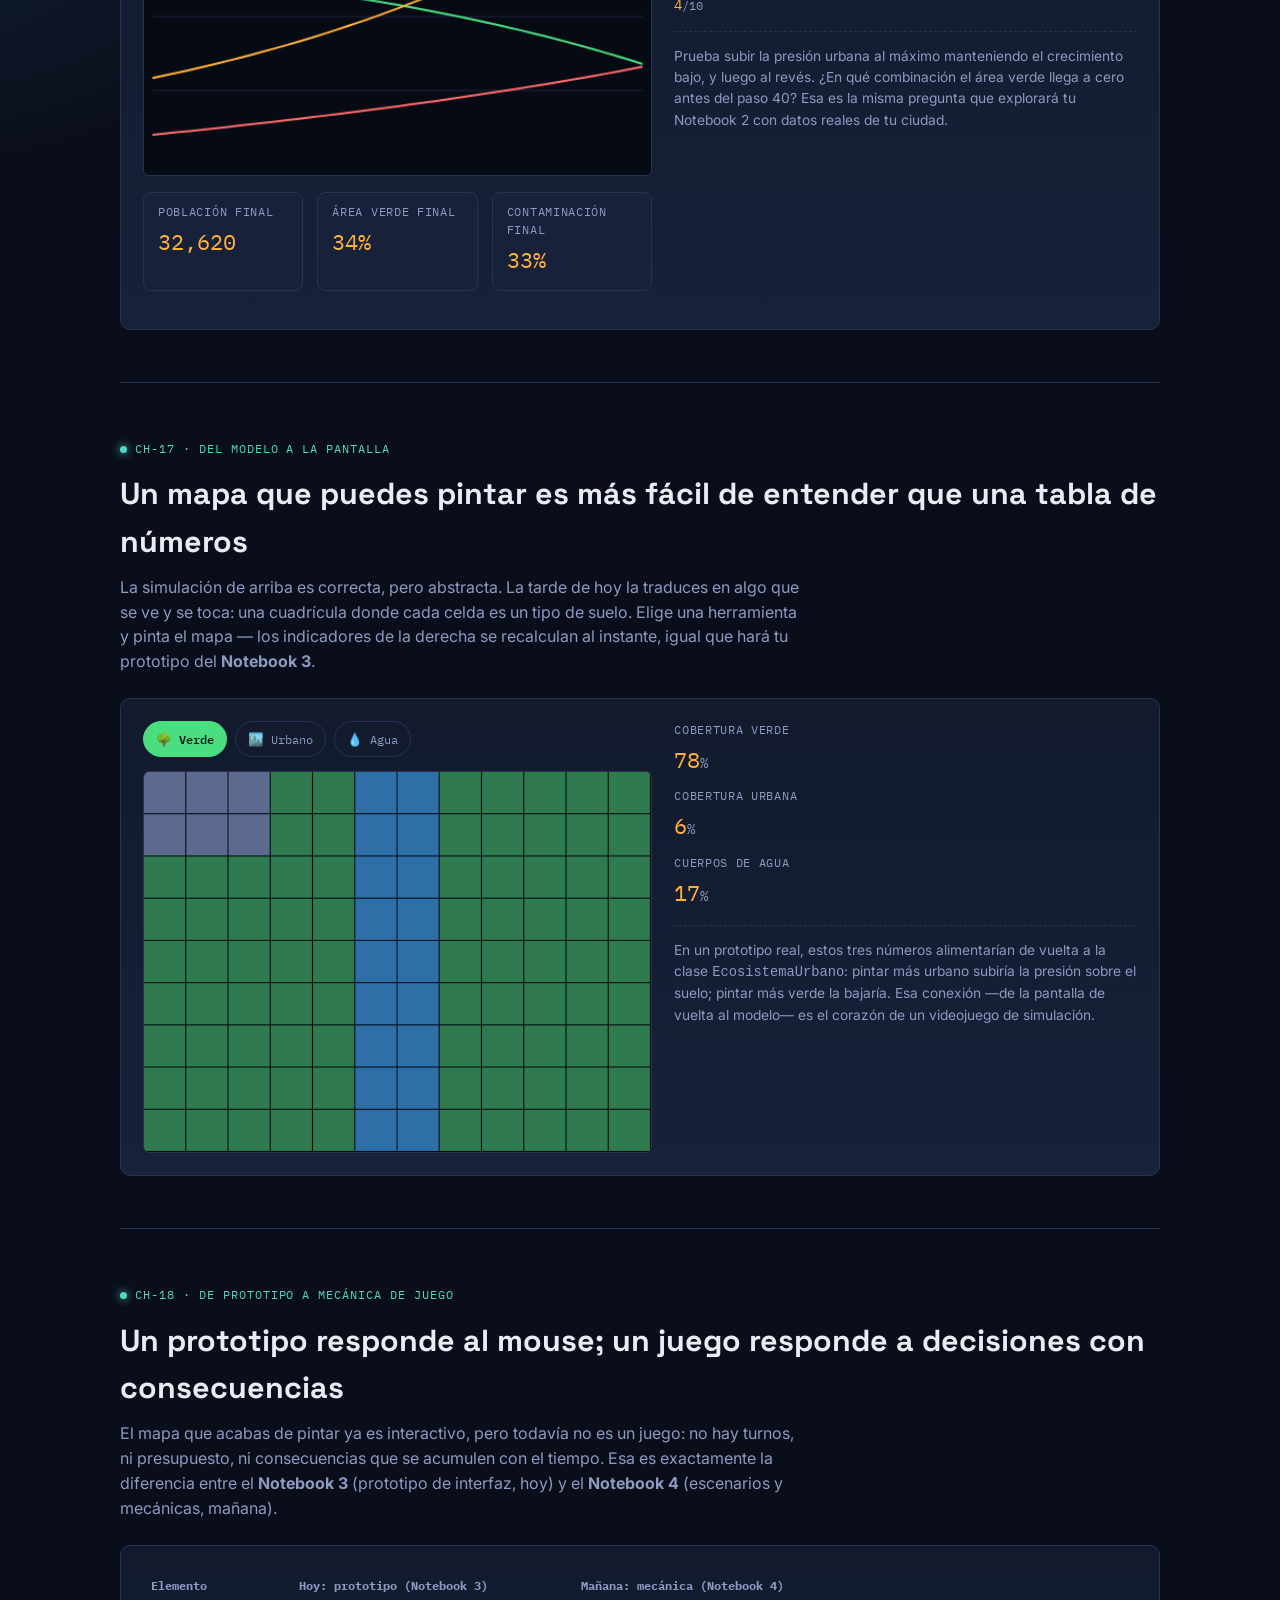
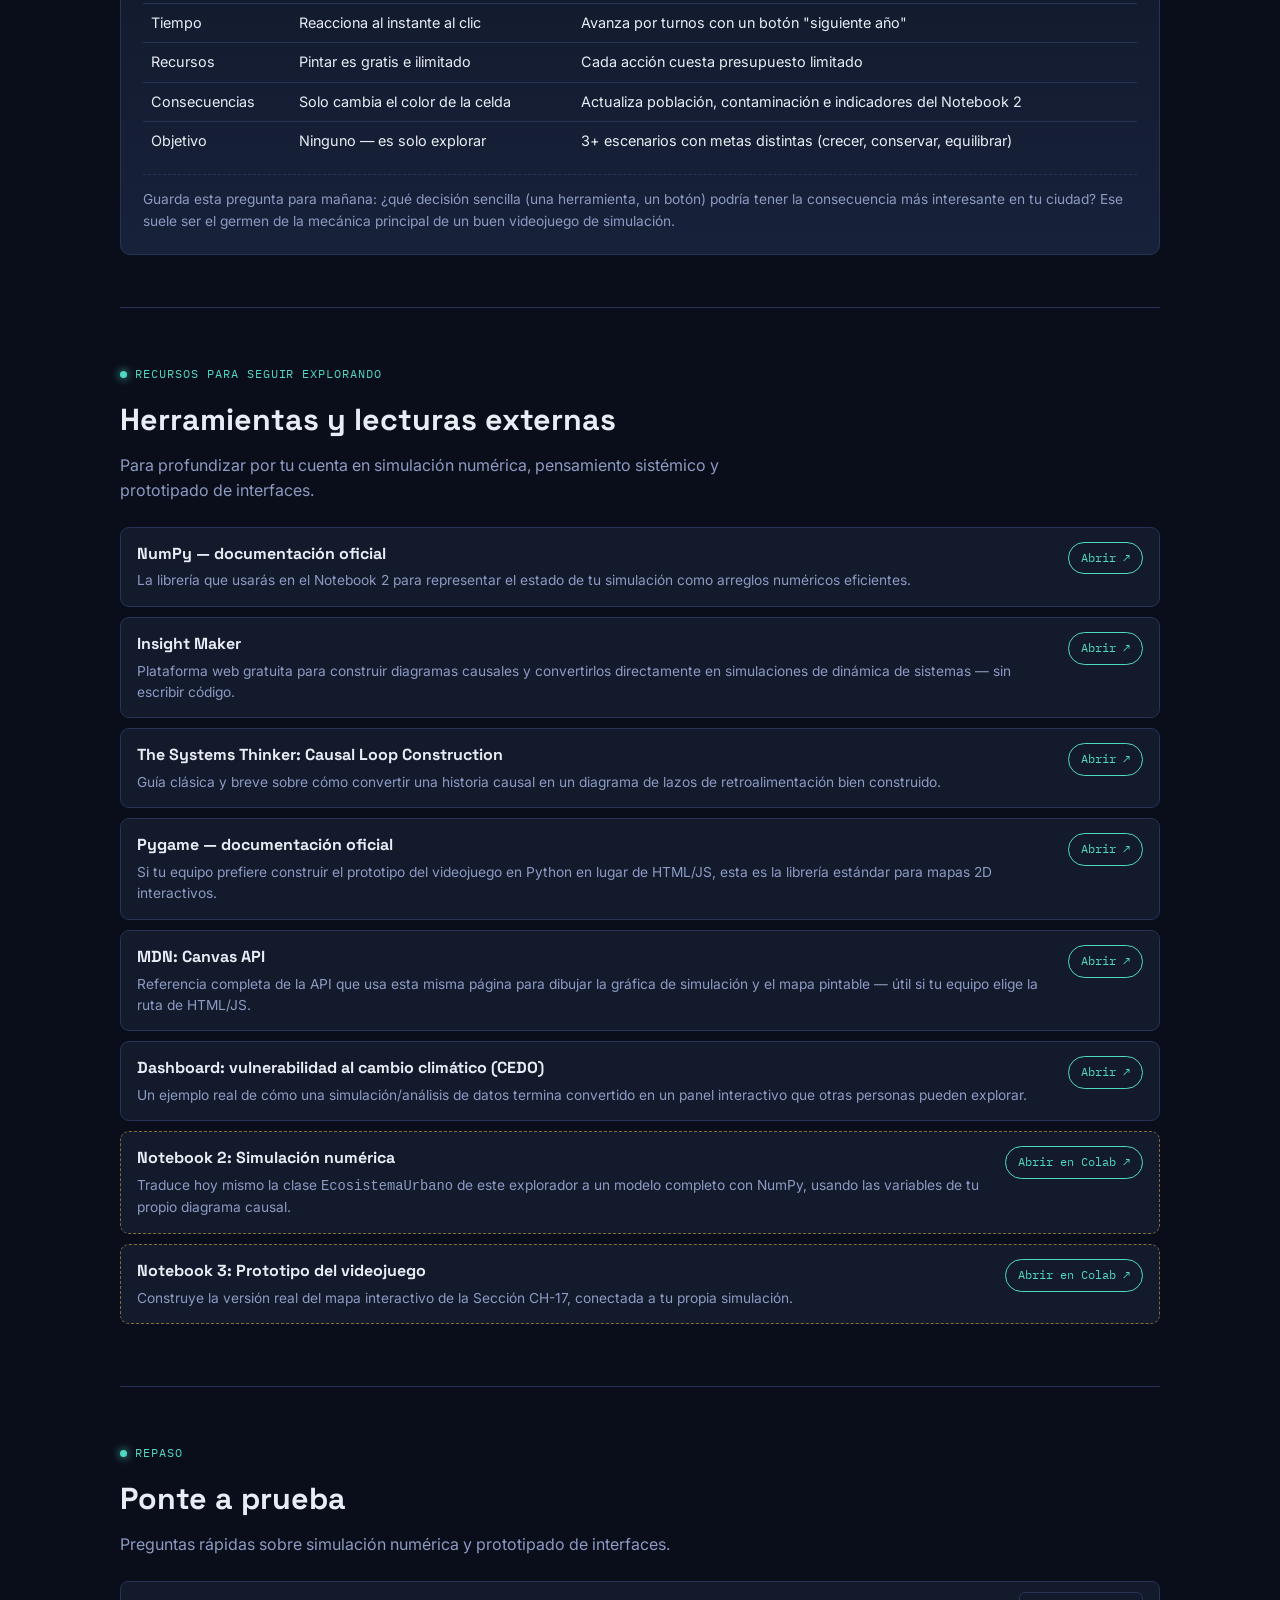
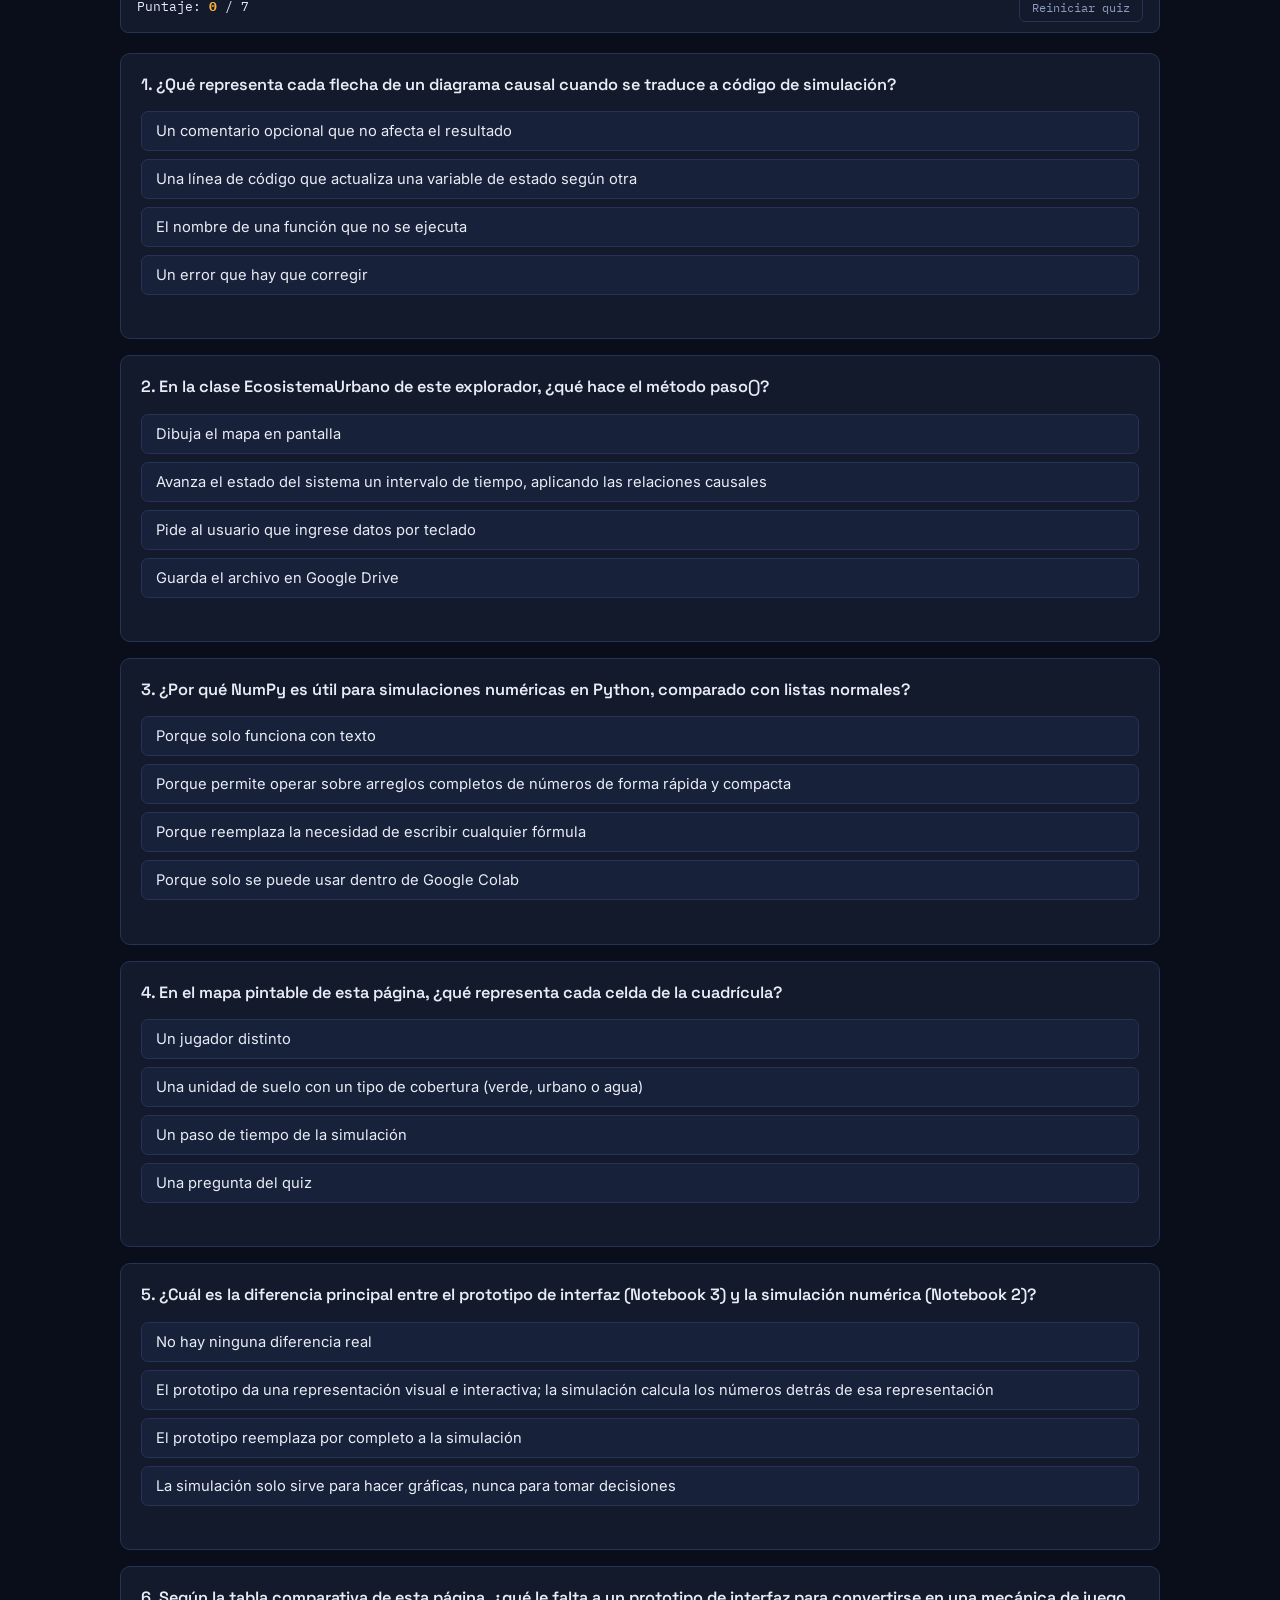
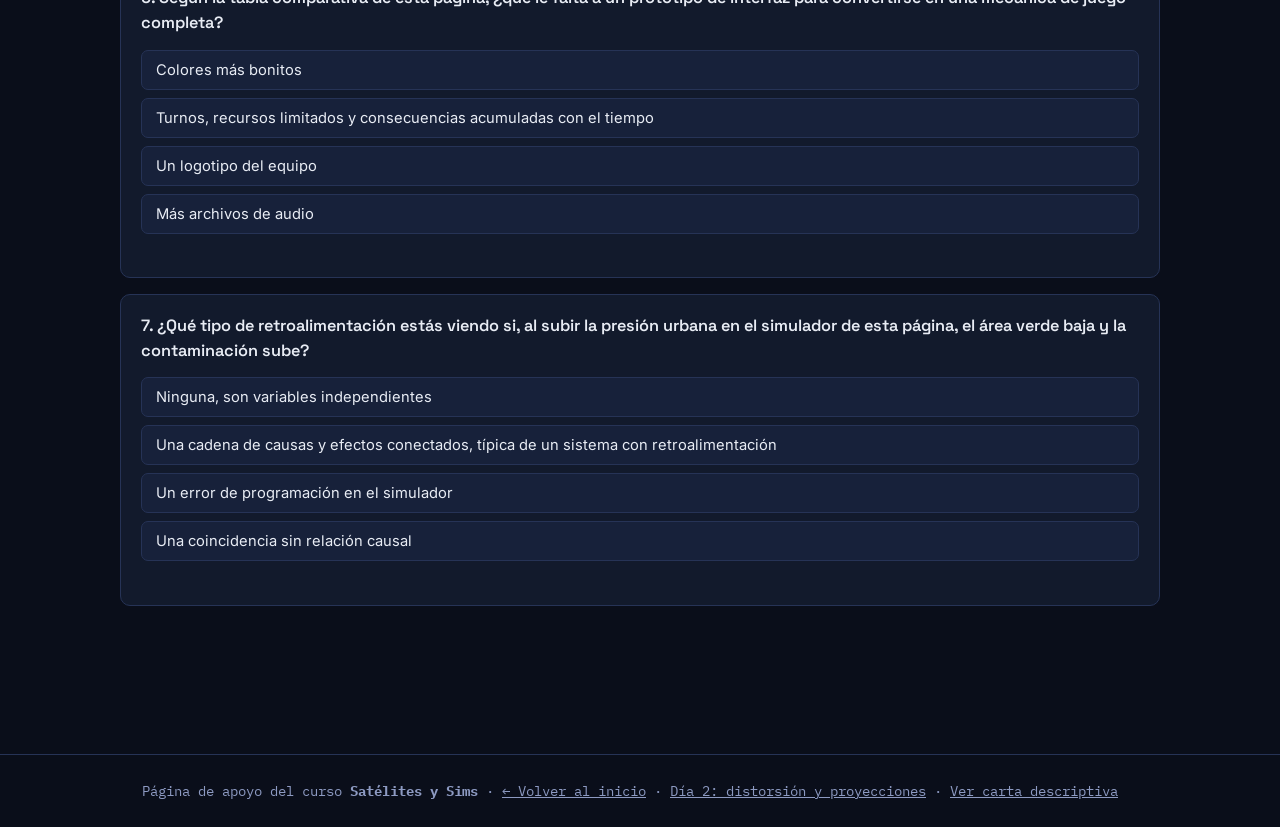
<file: docs/simulacion-prototipo.html>
<!DOCTYPE html>
<html lang="es">
<head>
<meta charset="UTF-8">
<meta name="viewport" content="width=device-width, initial-scale=1.0">
<title>Simulación numérica y prototipo de videojuego — Día 3</title>
<meta name="description" content="Explorador interactivo: de un diagrama causal a una simulación numérica en Python, y de la simulación a un prototipo de interfaz de videojuego.">
<link rel="preconnect" href="https://fonts.googleapis.com">
<link rel="preconnect" href="https://fonts.gstatic.com" crossorigin>
<link href="https://fonts.googleapis.com/css2?family=Space+Grotesk:wght@500;600;700&family=IBM+Plex+Mono:wght@400;500;600&family=Inter:wght@400;500;600;700&display=swap" rel="stylesheet">
<style>
:root{
  --bg:#0a0e1a;
  --bg-panel:#121a2c;
  --bg-panel-alt:#17213a;
  --line:#263356;
  --text:#e8ecf4;
  --text-dim:#8d9ac2;
  --amber:#ffb13c;
  --amber-dim:#8a6a34;
  --cyan:#4fd8c4;
  --coral:#ff6b6b;
  --ok:#4ade80;
  --mono:'IBM Plex Mono', ui-monospace, monospace;
  --display:'Space Grotesk', ui-sans-serif, sans-serif;
  --body:'Inter', ui-sans-serif, sans-serif;
}
*{box-sizing:border-box;}
html{scroll-behavior:smooth;}
body{
  margin:0;
  background:
    radial-gradient(1200px 700px at 85% -10%, #12203a 0%, transparent 60%),
    radial-gradient(900px 600px at -10% 20%, #14243a 0%, transparent 55%),
    var(--bg);
  color:var(--text);
  font-family:var(--body);
  line-height:1.55;
}
img{max-width:100%;}
a{color:var(--cyan);}
.wrap{max-width:1040px; margin:0 auto; padding:0 22px;}

.topbar{
  position:sticky; top:0; z-index:50;
  background:rgba(10,14,26,0.86);
  backdrop-filter:blur(8px);
  border-bottom:1px solid var(--line);
}
.topbar .wrap{display:flex; align-items:center; justify-content:space-between; padding:12px 22px; gap:12px; flex-wrap:wrap;}
.topbar .marca{font-family:var(--mono); font-size:.82rem; letter-spacing:.06em; color:var(--text-dim);}
.topbar .marca b{color:var(--amber); font-weight:600;}
.topbar .links{display:flex; gap:16px; flex-wrap:wrap;}
.volver{color:var(--text-dim); text-decoration:none; font-size:.86rem; font-family:var(--mono);}
.volver:hover{color:var(--cyan);}

.hero{position:relative; border-bottom:1px solid var(--line); padding:54px 0 40px 0; overflow:hidden;}
.hero::before{
  content:''; position:absolute; inset:0; z-index:0; opacity:.5;
  background:
    repeating-linear-gradient(0deg, transparent, transparent 38px, rgba(79,216,196,0.06) 39px, transparent 40px),
    repeating-linear-gradient(90deg, transparent, transparent 38px, rgba(79,216,196,0.06) 39px, transparent 40px);
}
.hero .wrap{position:relative; z-index:1;}
.eyebrow{
  font-family:var(--mono); font-size:.78rem; letter-spacing:.12em; color:var(--amber);
  text-transform:uppercase; display:inline-block; margin-bottom:14px;
  border:1px solid var(--amber-dim); padding:3px 10px; border-radius:3px; background:rgba(255,177,60,0.08);
}
.hero h1{font-family:var(--display); font-size:clamp(1.7rem,4.4vw,2.7rem); line-height:1.1; margin:0 0 14px 0; max-width:760px;}
.hero p.tagline{max-width:640px; color:var(--text-dim); font-size:1rem; margin:0;}

main{padding:10px 0 80px 0;}
section.modulo{padding:52px 0; border-bottom:1px solid var(--line);}
section.modulo:last-of-type{border-bottom:none;}
.modulo .chan{
  font-family:var(--mono); font-size:.76rem; letter-spacing:.08em; color:var(--cyan);
  display:inline-flex; align-items:center; gap:8px; margin-bottom:12px;
}
.modulo .chan .dot{width:7px; height:7px; border-radius:50%; background:var(--cyan); box-shadow:0 0 8px var(--cyan);}
.modulo h2{font-family:var(--display); font-size:clamp(1.3rem,2.6vw,1.9rem); margin:0 0 10px 0;}
.modulo .intro{color:var(--text-dim); max-width:680px; margin:0 0 24px 0;}
.panel{
  background:linear-gradient(180deg, var(--bg-panel) 0%, var(--bg-panel-alt) 100%);
  border:1px solid var(--line); border-radius:10px; padding:22px;
}
.grid2{display:grid; grid-template-columns:1.1fr 1fr; gap:22px;}
@media (max-width:760px){.grid2{grid-template-columns:1fr;}}

label.ctl{display:block; font-family:var(--mono); font-size:.78rem; color:var(--text-dim); margin-bottom:6px;}
input[type=range]{
  -webkit-appearance:none; width:100%; height:4px; border-radius:2px;
  background:var(--line); outline:none; margin:6px 0 14px 0;
}
input[type=range]::-webkit-slider-thumb{
  -webkit-appearance:none; width:16px; height:16px; border-radius:50%;
  background:var(--amber); border:2px solid #0a0e1a; cursor:pointer; box-shadow:0 0 6px rgba(255,177,60,.6);
}
input[type=range]::-moz-range-thumb{
  width:16px; height:16px; border-radius:50%; background:var(--amber); border:2px solid #0a0e1a; cursor:pointer;
}
.readout{font-family:var(--mono); font-size:.9rem; color:var(--amber);}
.readout .u{color:var(--text-dim); font-size:.78rem;}

.btnrow{display:flex; flex-wrap:wrap; gap:8px; margin-bottom:14px;}
.chip{
  font-family:var(--mono); font-size:.78rem; padding:7px 12px; border-radius:20px;
  border:1px solid var(--line); background:transparent; color:var(--text-dim); cursor:pointer;
  transition:all .15s ease;
}
.chip:hover{border-color:var(--cyan); color:var(--text);}
.chip.activo{background:var(--cyan); border-color:var(--cyan); color:#08201c; font-weight:600;}
.chip.tono-verde.activo{background:var(--ok); border-color:var(--ok);}
.chip.tono-urbano.activo{background:var(--text-dim); border-color:var(--text-dim);}
.chip.tono-agua.activo{background:#4fa8d8; border-color:#4fa8d8;}

canvas.viz{width:100%; display:block; border-radius:6px; background:#060a13; border:1px solid var(--line); cursor:pointer;}
.nota{font-size:.86rem; color:var(--text-dim); margin-top:14px; padding-top:14px; border-top:1px dashed var(--line);}
.nota b{color:var(--text);}

.stat-grande{font-family:var(--mono); font-size:1.4rem; color:var(--amber); margin:4px 0 2px 0;}
.stat-lbl{font-family:var(--mono); font-size:.72rem; color:var(--text-dim); text-transform:uppercase; letter-spacing:.06em;}

.stats-fila{display:grid; grid-template-columns:repeat(auto-fit,minmax(120px,1fr)); gap:14px; margin:16px 0;}
.stat-card{background:var(--bg-panel-alt); border:1px solid var(--line); border-radius:8px; padding:10px 14px;}

pre.codigo{
  background:#060a13; border:1px solid var(--line); border-radius:8px; padding:16px 18px;
  font-family:var(--mono); font-size:.82rem; color:#c6d2ee; overflow-x:auto; line-height:1.6;
}
pre.codigo .kw{color:#ff8fb3;}
pre.codigo .fn{color:#4fd8c4;}
pre.codigo .cm{color:#5c6a8f; font-style:italic;}
pre.codigo .num{color:#ffb13c;}

.recurso-card{
  display:flex; justify-content:space-between; align-items:flex-start; gap:14px;
  border:1px solid var(--line); border-radius:9px; padding:14px 16px; margin-bottom:10px; background:var(--bg-panel);
}
.recurso-card h4{margin:0 0 4px 0; font-family:var(--display); font-size:1rem;}
.recurso-card p{margin:0; color:var(--text-dim); font-size:.86rem;}
.recurso-card a.boton{
  flex-shrink:0; font-family:var(--mono); font-size:.76rem; color:var(--cyan); text-decoration:none;
  border:1px solid var(--cyan); padding:6px 12px; border-radius:20px; white-space:nowrap;
}
.recurso-card a.boton:hover{background:var(--cyan); color:#08201c;}

.quiz-item{border:1px solid var(--line); border-radius:10px; padding:18px 20px; margin-bottom:16px; background:var(--bg-panel);}
.quiz-item h3{font-family:var(--display); font-size:1.02rem; margin:0 0 14px 0; font-weight:600;}
.opciones{display:grid; gap:8px;}
.opcion{
  text-align:left; font-family:var(--body); font-size:.92rem; color:var(--text);
  background:var(--bg-panel-alt); border:1px solid var(--line); border-radius:7px; padding:10px 14px;
  cursor:pointer; transition:all .12s ease;
}
.opcion:hover{border-color:var(--cyan);}
.opcion.correcta{border-color:var(--ok); background:rgba(74,222,128,0.12); color:var(--ok);}
.opcion.incorrecta{border-color:var(--coral); background:rgba(255,107,107,0.12); color:var(--coral);}
.opcion:disabled{cursor:default;}
.feedback{font-family:var(--mono); font-size:.8rem; margin-top:10px; min-height:1.2em;}
.feedback.ok{color:var(--ok);}
.feedback.bad{color:var(--coral);}
.marcador{
  position:sticky; top:57px; z-index:40; display:flex; justify-content:space-between; align-items:center;
  background:var(--bg-panel); border:1px solid var(--line); border-radius:8px; padding:10px 16px; margin-bottom:20px;
  font-family:var(--mono); font-size:.84rem; flex-wrap:wrap; gap:8px;
}
.marcador b{color:var(--amber);}
.reiniciar{
  font-family:var(--mono); font-size:.78rem; color:var(--text-dim); background:transparent;
  border:1px solid var(--line); border-radius:6px; padding:6px 12px; cursor:pointer;
}
.reiniciar:hover{border-color:var(--amber); color:var(--amber);}

footer{border-top:1px solid var(--line); padding:26px 0; color:var(--text-dim); font-size:.85rem; font-family:var(--mono);}
footer a{color:var(--text-dim); text-decoration:underline;}
</style>
</head>
<body>

<div class="topbar">
  <div class="wrap">
    <div class="marca">CH · <b>Día 3</b> — Simulación numérica y prototipo de videojuego</div>
    <div class="links">
      <a class="volver" href="distorsion-proyecciones.html">↩ Día 2: distorsión y proyecciones</a>
      <a class="volver" href="dia2-modelacion-presentacion.html">↩ Día 2 tarde: modelación</a>
      <a class="volver" href="index.html">← Volver al inicio</a>
    </div>
  </div>
</div>

<header class="hero">
  <div class="wrap">
    <div class="eyebrow">Explorador interactivo · Día 3</div>
    <h1>De ecuaciones en una pantalla a un mapa que puedes tocar</h1>
    <p class="tagline">Ayer formalizamos el diagrama causal en variables y relaciones. Hoy en la mañana esas relaciones se vuelven código que simula el tiempo paso a paso; en la tarde, esa simulación se convierte en el primer prototipo visual de tu videojuego.</p>
  </div>
</header>

<main>

  <!-- ============ 15. DE CAUSAS A ECUACIONES ============ -->
  <section class="modulo wrap" id="ecuaciones">
    <div class="chan"><span class="dot"></span>CH-15 · DE FLECHAS A NÚMEROS</div>
    <h2>Un diagrama causal dice "qué afecta a qué". Una simulación necesita "cuánto"</h2>
    <p class="intro">Tu diagrama del Notebook 1 tiene flechas como <b>+población → −área verde</b>. Para que la computadora pueda avanzar el tiempo, cada flecha necesita convertirse en una ecuación: un número que sube o baja un poquito en cada paso, según el estado actual del sistema.</p>
    <div class="panel">
      <pre class="codigo"><span class="cm"># Cada variable del diagrama causal se vuelve un atributo del estado</span>
<span class="kw">class</span> <span class="fn">EcosistemaUrbano</span>:
    <span class="kw">def</span> <span class="fn">__init__</span>(self):
        self.poblacion = <span class="num">10000</span>
        self.area_verde = <span class="num">0.65</span>      <span class="cm"># fracción del terreno, 0 a 1</span>
        self.contaminacion = <span class="num">0.10</span>

    <span class="kw">def</span> <span class="fn">paso</span>(self, tasa_crecimiento, presion_urbana):
        <span class="cm"># cada flecha del diagrama = una línea de código</span>
        self.poblacion += self.poblacion * tasa_crecimiento
        self.area_verde -= presion_urbana * (self.poblacion / <span class="num">100000</span>)
        self.contaminacion += (<span class="num">1</span> - self.area_verde) * <span class="num">0.02</span>
        self.area_verde = max(<span class="num">0</span>, self.area_verde)</pre>
      <div class="nota">Esto es exactamente lo que construirás en el <b>Notebook 2</b> con NumPy: un objeto con estado que cambia en cada "tick" del tiempo, siguiendo las mismas relaciones que ya dibujaste como flechas.</div>
    </div>
  </section>

  <!-- ============ 16. SIMULACIÓN PASO A PASO ============ -->
  <section class="modulo wrap" id="simulacion">
    <div class="chan"><span class="dot"></span>CH-16 · SIMULACIÓN NUMÉRICA PASO A PASO</div>
    <h2>Mueve los controles y observa cómo cambia el futuro de la ciudad</h2>
    <p class="intro">Esta es una versión simplificada del modelo de arriba, corriendo en vivo. Ajusta la tasa de crecimiento poblacional y la presión urbana sobre el suelo, y observa las tres variables durante 40 pasos de tiempo (por ejemplo, 40 años).</p>
    <div class="panel grid2">
      <div>
        <canvas class="viz" id="canvas-sim" width="480" height="300"></canvas>
        <div class="stats-fila">
          <div class="stat-card"><div class="stat-lbl">Población final</div><div class="stat-grande" id="stat-poblacion">—</div></div>
          <div class="stat-card"><div class="stat-lbl">Área verde final</div><div class="stat-grande" id="stat-verde">—</div></div>
          <div class="stat-card"><div class="stat-lbl">Contaminación final</div><div class="stat-grande" id="stat-contaminacion">—</div></div>
        </div>
      </div>
      <div>
        <label class="ctl">Tasa de crecimiento poblacional (por paso)</label>
        <input type="range" id="rango-crecimiento" min="0" max="8" value="3" step="1">
        <div class="readout"><span id="valor-crecimiento">3</span><span class="u">%</span></div>

        <label class="ctl">Presión urbana sobre el suelo</label>
        <input type="range" id="rango-presion" min="0" max="10" value="4" step="1">
        <div class="readout"><span id="valor-presion">4</span><span class="u">/10</span></div>

        <div class="nota">Prueba subir la presión urbana al máximo manteniendo el crecimiento bajo, y luego al revés. ¿En qué combinación el área verde llega a cero antes del paso 40? Esa es la misma pregunta que explorará tu Notebook 2 con datos reales de tu ciudad.</div>
      </div>
    </div>
  </section>

  <!-- ============ 17. PROTOTIPO DE INTERFAZ ============ -->
  <section class="modulo wrap" id="prototipo">
    <div class="chan"><span class="dot"></span>CH-17 · DEL MODELO A LA PANTALLA</div>
    <h2>Un mapa que puedes pintar es más fácil de entender que una tabla de números</h2>
    <p class="intro">La simulación de arriba es correcta, pero abstracta. La tarde de hoy la traduces en algo que se ve y se toca: una cuadrícula donde cada celda es un tipo de suelo. Elige una herramienta y pinta el mapa — los indicadores de la derecha se recalculan al instante, igual que hará tu prototipo del <b>Notebook 3</b>.</p>
    <div class="panel grid2">
      <div>
        <div class="btnrow" id="botones-herramienta"></div>
        <canvas class="viz" id="canvas-mapa" width="480" height="360"></canvas>
      </div>
      <div>
        <div class="stat-lbl">Cobertura verde</div>
        <div class="stat-grande"><span id="pct-verde">—</span><span style="font-size:.9rem;color:var(--text-dim);">%</span></div>
        <div class="stat-lbl" style="margin-top:10px;">Cobertura urbana</div>
        <div class="stat-grande"><span id="pct-urbano">—</span><span style="font-size:.9rem;color:var(--text-dim);">%</span></div>
        <div class="stat-lbl" style="margin-top:10px;">Cuerpos de agua</div>
        <div class="stat-grande"><span id="pct-agua">—</span><span style="font-size:.9rem;color:var(--text-dim);">%</span></div>
        <div class="nota">En un prototipo real, estos tres números alimentarían de vuelta a la clase <code>EcosistemaUrbano</code>: pintar más urbano subiría la presión sobre el suelo; pintar más verde la bajaría. Esa conexión —de la pantalla de vuelta al modelo— es el corazón de un videojuego de simulación.</div>
      </div>
    </div>
  </section>

  <!-- ============ 18. DE PROTOTIPO A MECÁNICA ============ -->
  <section class="modulo wrap" id="mecanica">
    <div class="chan"><span class="dot"></span>CH-18 · DE PROTOTIPO A MECÁNICA DE JUEGO</div>
    <h2>Un prototipo responde al mouse; un juego responde a decisiones con consecuencias</h2>
    <p class="intro">El mapa que acabas de pintar ya es interactivo, pero todavía no es un juego: no hay turnos, ni presupuesto, ni consecuencias que se acumulen con el tiempo. Esa es exactamente la diferencia entre el <b>Notebook 3</b> (prototipo de interfaz, hoy) y el <b>Notebook 4</b> (escenarios y mecánicas, mañana).</p>
    <div class="panel">
      <table style="width:100%; border-collapse:collapse; font-size:.9rem;">
        <tr style="border-bottom:1px solid var(--line);"><th style="text-align:left; padding:8px; color:var(--text-dim); font-family:var(--mono); font-size:.78rem;">Elemento</th><th style="text-align:left; padding:8px; color:var(--text-dim); font-family:var(--mono); font-size:.78rem;">Hoy: prototipo (Notebook 3)</th><th style="text-align:left; padding:8px; color:var(--text-dim); font-family:var(--mono); font-size:.78rem;">Mañana: mecánica (Notebook 4)</th></tr>
        <tr style="border-bottom:1px solid var(--line);"><td style="padding:8px;">Tiempo</td><td style="padding:8px;">Reacciona al instante al clic</td><td style="padding:8px;">Avanza por turnos con un botón "siguiente año"</td></tr>
        <tr style="border-bottom:1px solid var(--line);"><td style="padding:8px;">Recursos</td><td style="padding:8px;">Pintar es gratis e ilimitado</td><td style="padding:8px;">Cada acción cuesta presupuesto limitado</td></tr>
        <tr style="border-bottom:1px solid var(--line);"><td style="padding:8px;">Consecuencias</td><td style="padding:8px;">Solo cambia el color de la celda</td><td style="padding:8px;">Actualiza población, contaminación e indicadores del Notebook 2</td></tr>
        <tr><td style="padding:8px;">Objetivo</td><td style="padding:8px;">Ninguno — es solo explorar</td><td style="padding:8px;">3+ escenarios con metas distintas (crecer, conservar, equilibrar)</td></tr>
      </table>
      <div class="nota">Guarda esta pregunta para mañana: ¿qué decisión sencilla (una herramienta, un botón) podría tener la consecuencia más interesante en tu ciudad? Ese suele ser el germen de la mecánica principal de un buen videojuego de simulación.</div>
    </div>
  </section>

  <!-- ============ RECURSOS EXTERNOS ============ -->
  <section class="modulo wrap" id="recursos">
    <div class="chan"><span class="dot"></span>RECURSOS PARA SEGUIR EXPLORANDO</div>
    <h2>Herramientas y lecturas externas</h2>
    <p class="intro">Para profundizar por tu cuenta en simulación numérica, pensamiento sistémico y prototipado de interfaces.</p>

    <div class="recurso-card">
      <div><h4>NumPy — documentación oficial</h4><p>La librería que usarás en el Notebook 2 para representar el estado de tu simulación como arreglos numéricos eficientes.</p></div>
      <a class="boton" href="https://numpy.org/doc/stable/" target="_blank" rel="noopener">Abrir ↗</a>
    </div>
    <div class="recurso-card">
      <div><h4>Insight Maker</h4><p>Plataforma web gratuita para construir diagramas causales y convertirlos directamente en simulaciones de dinámica de sistemas — sin escribir código.</p></div>
      <a class="boton" href="https://insightmaker.com/" target="_blank" rel="noopener">Abrir ↗</a>
    </div>
    <div class="recurso-card">
      <div><h4>The Systems Thinker: Causal Loop Construction</h4><p>Guía clásica y breve sobre cómo convertir una historia causal en un diagrama de lazos de retroalimentación bien construido.</p></div>
      <a class="boton" href="https://thesystemsthinker.com/causal-loop-construction-the-basics/" target="_blank" rel="noopener">Abrir ↗</a>
    </div>
    <div class="recurso-card">
      <div><h4>Pygame — documentación oficial</h4><p>Si tu equipo prefiere construir el prototipo del videojuego en Python en lugar de HTML/JS, esta es la librería estándar para mapas 2D interactivos.</p></div>
      <a class="boton" href="https://www.pygame.org/docs/" target="_blank" rel="noopener">Abrir ↗</a>
    </div>
    <div class="recurso-card">
      <div><h4>MDN: Canvas API</h4><p>Referencia completa de la API que usa esta misma página para dibujar la gráfica de simulación y el mapa pintable — útil si tu equipo elige la ruta de HTML/JS.</p></div>
      <a class="boton" href="https://developer.mozilla.org/en-US/docs/Web/API/Canvas_API" target="_blank" rel="noopener">Abrir ↗</a>
    </div>
    <div class="recurso-card">
      <div><h4>Dashboard: vulnerabilidad al cambio climático (CEDO)</h4><p>Un ejemplo real de cómo una simulación/análisis de datos termina convertido en un panel interactivo que otras personas pueden explorar.</p></div>
      <a class="boton" href="https://cedo.shinyapps.io/vulnerability_cc_dash/" target="_blank" rel="noopener">Abrir ↗</a>
    </div>

    <div class="recurso-card" style="border-style:dashed; border-color:var(--amber-dim);">
      <div><h4>Notebook 2: Simulación numérica</h4><p>Traduce hoy mismo la clase <code>EcosistemaUrbano</code> de este explorador a un modelo completo con NumPy, usando las variables de tu propio diagrama causal.</p></div>
      <a class="boton" href="https://colab.research.google.com/drive/1g7cU6h3Zk5bddgj7ObUFdkQ2Xx-XJ2zH" target="_blank" rel="noopener">Abrir en Colab ↗</a>
    </div>
    <div class="recurso-card" style="border-style:dashed; border-color:var(--amber-dim);">
      <div><h4>Notebook 3: Prototipo del videojuego</h4><p>Construye la versión real del mapa interactivo de la Sección CH-17, conectada a tu propia simulación.</p></div>
      <a class="boton" href="https://colab.research.google.com/drive/1SPewLWwFuaRrbnvnoVvlqjuMp_74hAEz" target="_blank" rel="noopener">Abrir en Colab ↗</a>
    </div>
  </section>

  <!-- ============ QUIZ ============ -->
  <section class="modulo wrap" id="repaso">
    <div class="chan"><span class="dot"></span>REPASO</div>
    <h2>Ponte a prueba</h2>
    <p class="intro">Preguntas rápidas sobre simulación numérica y prototipado de interfaces.</p>
    <div class="marcador">
      <span>Puntaje: <b id="puntaje">0</b> / <span id="total-preguntas">7</span></span>
      <button class="reiniciar" id="btn-reiniciar">Reiniciar quiz</button>
    </div>
    <div id="lista-quiz"></div>
  </section>

</main>

<footer>
  <div class="wrap">
    Página de apoyo del curso <strong>Satélites y Sims</strong> · <a href="index.html">← Volver al inicio</a> · <a href="distorsion-proyecciones.html">Día 2: distorsión y proyecciones</a> · <a href="syllabus.html">Ver carta descriptiva</a>
  </div>
</footer>

<script>
/* =======================================================================
   16. SIMULACIÓN PASO A PASO
   ======================================================================= */
const cvSim = document.getElementById('canvas-sim');
const ctxSim = cvSim.getContext('2d');
const rangoCrecimiento = document.getElementById('rango-crecimiento');
const rangoPresion = document.getElementById('rango-presion');
const valorCrecimiento = document.getElementById('valor-crecimiento');
const valorPresion = document.getElementById('valor-presion');
const statPoblacion = document.getElementById('stat-poblacion');
const statVerde = document.getElementById('stat-verde');
const statContaminacion = document.getElementById('stat-contaminacion');

const N_PASOS = 40;

function correrSimulacion(tasaCrecimiento, presionUrbana){
  let poblacion = 10000, areaVerde = 0.65, contaminacion = 0.10;
  const serie = { poblacion:[poblacion], verde:[areaVerde], contaminacion:[contaminacion] };
  for (let t=0; t<N_PASOS; t++){
    poblacion += poblacion * tasaCrecimiento;
    areaVerde -= presionUrbana * (poblacion/100000) * 0.01;
    areaVerde = Math.max(0, Math.min(1, areaVerde));
    contaminacion += (1-areaVerde) * 0.012;
    contaminacion = Math.max(0, Math.min(1, contaminacion));
    serie.poblacion.push(poblacion);
    serie.verde.push(areaVerde);
    serie.contaminacion.push(contaminacion);
  }
  return serie;
}

function dibujarLinea(ctx, w, h, datos, color, minY, maxY, padL, padR, padT, padB){
  ctx.strokeStyle = color;
  ctx.lineWidth = 2;
  ctx.beginPath();
  datos.forEach((v,i)=>{
    const x = padL + (i/(datos.length-1)) * (w-padL-padR);
    const yNorm = (v-minY)/(maxY-minY || 1);
    const y = h-padB - yNorm*(h-padT-padB);
    if (i===0) ctx.moveTo(x,y); else ctx.lineTo(x,y);
  });
  ctx.stroke();
}

function actualizarSimulacion(){
  const tasa = +rangoCrecimiento.value/100;
  const presion = +rangoPresion.value;
  valorCrecimiento.textContent = rangoCrecimiento.value;
  valorPresion.textContent = rangoPresion.value;

  const serie = correrSimulacion(tasa, presion);
  const w = cvSim.width, h = cvSim.height;
  const padL=8, padR=8, padT=10, padB=10;

  ctxSim.clearRect(0,0,w,h);
  ctxSim.strokeStyle = '#1a2440';
  for (let i=1;i<4;i++){
    const y = padT + (i/4)*(h-padT-padB);
    ctxSim.beginPath(); ctxSim.moveTo(padL,y); ctxSim.lineTo(w-padR,y); ctxSim.stroke();
  }

  dibujarLinea(ctxSim, w,h, serie.verde, '#4ade80', 0, 1, padL,padR,padT,padB);
  dibujarLinea(ctxSim, w,h, serie.contaminacion, '#ff6b6b', 0, 1, padL,padR,padT,padB);
  const maxPob = Math.max(...serie.poblacion);
  dibujarLinea(ctxSim, w,h, serie.poblacion, '#ffb13c', 0, maxPob*1.05, padL,padR,padT,padB);

  ctxSim.font = '11px IBM Plex Mono, monospace';
  ctxSim.fillStyle = '#ffb13c'; ctxSim.fillText('— población', 14, 22);
  ctxSim.fillStyle = '#4ade80'; ctxSim.fillText('— área verde', 14, 36);
  ctxSim.fillStyle = '#ff6b6b'; ctxSim.fillText('— contaminación', 14, 50);

  statPoblacion.textContent = Math.round(serie.poblacion[N_PASOS]).toLocaleString('es-MX');
  statVerde.textContent = Math.round(serie.verde[N_PASOS]*100)+'%';
  statContaminacion.textContent = Math.round(serie.contaminacion[N_PASOS]*100)+'%';
}

rangoCrecimiento.addEventListener('input', actualizarSimulacion);
rangoPresion.addEventListener('input', actualizarSimulacion);
actualizarSimulacion();

/* =======================================================================
   17. PROTOTIPO DE INTERFAZ: MAPA PINTABLE
   ======================================================================= */
const cvMapa = document.getElementById('canvas-mapa');
const ctxMapa = cvMapa.getContext('2d');
const COLS = 12, ROWS = 9;
const CW = cvMapa.width/COLS, CH_ = cvMapa.height/ROWS;

const herramientas = [
  {id:'verde', nombre:'🌳 Verde', color:'#2f7a4f', clase:'tono-verde'},
  {id:'urbano', nombre:'🏙️ Urbano', color:'#5c6a8f', clase:'tono-urbano'},
  {id:'agua', nombre:'💧 Agua', color:'#2f6fa8', clase:'tono-agua'},
];
let herramientaActiva = 'verde';

// mapa inicial: mayormente verde, un río, y una zona urbana semilla
let mapa = [];
for (let r=0;r<ROWS;r++){
  mapa.push([]);
  for (let c=0;c<COLS;c++){
    let tipo = 'verde';
    if (c===5 || c===6) tipo='agua';
    if (r<2 && c<3) tipo='urbano';
    mapa[r].push(tipo);
  }
}

const botonesHerramienta = document.getElementById('botones-herramienta');
herramientas.forEach(h=>{
  const b = document.createElement('button');
  b.className = 'chip '+h.clase+(h.id===herramientaActiva?' activo':'');
  b.textContent = h.nombre;
  b.addEventListener('click', ()=>{
    herramientaActiva = h.id;
    botonesHerramienta.querySelectorAll('.chip').forEach(x=>x.classList.remove('activo'));
    b.classList.add('activo');
  });
  botonesHerramienta.appendChild(b);
});

function colorDe(tipo){
  return herramientas.find(h=>h.id===tipo).color;
}

function dibujarMapa(){
  for (let r=0;r<ROWS;r++){
    for (let c=0;c<COLS;c++){
      ctxMapa.fillStyle = colorDe(mapa[r][c]);
      ctxMapa.fillRect(c*CW, r*CH_, CW-1, CH_-1);
    }
  }
  actualizarIndicadores();
}

function actualizarIndicadores(){
  let cont = {verde:0, urbano:0, agua:0};
  mapa.forEach(fila=>fila.forEach(t=>cont[t]++));
  const total = COLS*ROWS;
  document.getElementById('pct-verde').textContent = Math.round(cont.verde/total*100);
  document.getElementById('pct-urbano').textContent = Math.round(cont.urbano/total*100);
  document.getElementById('pct-agua').textContent = Math.round(cont.agua/total*100);
}

function pintarEn(evt){
  const rect = cvMapa.getBoundingClientRect();
  const escalaX = cvMapa.width/rect.width, escalaY = cvMapa.height/rect.height;
  const x = (evt.clientX-rect.left)*escalaX;
  const y = (evt.clientY-rect.top)*escalaY;
  const c = Math.floor(x/CW), r = Math.floor(y/CH_);
  if (r>=0 && r<ROWS && c>=0 && c<COLS){
    mapa[r][c] = herramientaActiva;
    dibujarMapa();
  }
}

let pintando = false;
cvMapa.addEventListener('mousedown', e=>{pintando=true; pintarEn(e);});
cvMapa.addEventListener('mousemove', e=>{if(pintando) pintarEn(e);});
window.addEventListener('mouseup', ()=>pintando=false);
cvMapa.addEventListener('touchstart', e=>{pintarEn(e.touches[0]); e.preventDefault();}, {passive:false});
cvMapa.addEventListener('touchmove', e=>{pintarEn(e.touches[0]); e.preventDefault();}, {passive:false});

dibujarMapa();

/* =======================================================================
   QUIZ
   ======================================================================= */
const preguntas = [
  {
    q:'¿Qué representa cada flecha de un diagrama causal cuando se traduce a código de simulación?',
    opciones:[
      'Un comentario opcional que no afecta el resultado',
      'Una línea de código que actualiza una variable de estado según otra',
      'El nombre de una función que no se ejecuta',
      'Un error que hay que corregir'
    ],
    correcta:1,
    exp:'Cada flecha "A afecta a B" se convierte en una línea que recalcula B usando el valor actual de A, dentro del método que avanza un paso de tiempo.'
  },
  {
    q:'En la clase EcosistemaUrbano de este explorador, ¿qué hace el método paso()?',
    opciones:[
      'Dibuja el mapa en pantalla',
      'Avanza el estado del sistema un intervalo de tiempo, aplicando las relaciones causales',
      'Pide al usuario que ingrese datos por teclado',
      'Guarda el archivo en Google Drive'
    ],
    correcta:1,
    exp:'paso() es el corazón de cualquier simulación de dinámica de sistemas: toma el estado actual y calcula el siguiente, un tick a la vez.'
  },
  {
    q:'¿Por qué NumPy es útil para simulaciones numéricas en Python, comparado con listas normales?',
    opciones:[
      'Porque solo funciona con texto',
      'Porque permite operar sobre arreglos completos de números de forma rápida y compacta',
      'Porque reemplaza la necesidad de escribir cualquier fórmula',
      'Porque solo se puede usar dentro de Google Colab'
    ],
    correcta:1,
    exp:'NumPy permite aplicar una operación a un arreglo entero de valores a la vez (vectorización), lo cual es mucho más rápido que recorrer una lista con un ciclo tradicional.'
  },
  {
    q:'En el mapa pintable de esta página, ¿qué representa cada celda de la cuadrícula?',
    opciones:[
      'Un jugador distinto',
      'Una unidad de suelo con un tipo de cobertura (verde, urbano o agua)',
      'Un paso de tiempo de la simulación',
      'Una pregunta del quiz'
    ],
    correcta:1,
    exp:'Cada celda es una unidad espacial simplificada del terreno — la misma idea detrás de un píxel de imagen satelital o una parcela en un modelo de uso de suelo.'
  },
  {
    q:'¿Cuál es la diferencia principal entre el prototipo de interfaz (Notebook 3) y la simulación numérica (Notebook 2)?',
    opciones:[
      'No hay ninguna diferencia real',
      'El prototipo da una representación visual e interactiva; la simulación calcula los números detrás de esa representación',
      'El prototipo reemplaza por completo a la simulación',
      'La simulación solo sirve para hacer gráficas, nunca para tomar decisiones'
    ],
    correcta:1,
    exp:'El prototipo es la "cara" visual del sistema; la simulación numérica es el "cerebro" que calcula cómo cambia el estado con el tiempo. Un buen videojuego conecta ambos.'
  },
  {
    q:'Según la tabla comparativa de esta página, ¿qué le falta a un prototipo de interfaz para convertirse en una mecánica de juego completa?',
    opciones:[
      'Colores más bonitos',
      'Turnos, recursos limitados y consecuencias acumuladas con el tiempo',
      'Un logotipo del equipo',
      'Más archivos de audio'
    ],
    correcta:1,
    exp:'Un juego necesita que las decisiones tengan costo y efecto a lo largo del tiempo — eso es justo lo que añade el Notebook 4 (escenarios y mecánicas) mañana.'
  },
  {
    q:'¿Qué tipo de retroalimentación estás viendo si, al subir la presión urbana en el simulador de esta página, el área verde baja y la contaminación sube?',
    opciones:[
      'Ninguna, son variables independientes',
      'Una cadena de causas y efectos conectados, típica de un sistema con retroalimentación',
      'Un error de programación en el simulador',
      'Una coincidencia sin relación causal'
    ],
    correcta:1,
    exp:'Presión urbana → menos área verde → más contaminación es exactamente el tipo de cadena causal que un diagrama de lazos de retroalimentación busca capturar.'
  },
];

const listaQuiz = document.getElementById('lista-quiz');
const elPuntaje = document.getElementById('puntaje');
document.getElementById('total-preguntas').textContent = preguntas.length;
let puntaje = 0;
let respondidas = new Set();

function renderQuiz(){
  listaQuiz.innerHTML='';
  puntaje = 0; respondidas.clear();
  elPuntaje.textContent = puntaje;
  preguntas.forEach((p, idx)=>{
    const item = document.createElement('div');
    item.className='quiz-item';
    const h3 = document.createElement('h3');
    h3.textContent = `${idx+1}. ${p.q}`;
    item.appendChild(h3);
    const opts = document.createElement('div');
    opts.className='opciones';
    const feedback = document.createElement('div');
    feedback.className='feedback';

    p.opciones.forEach((texto, oIdx)=>{
      const b = document.createElement('button');
      b.className='opcion';
      b.textContent = texto;
      b.addEventListener('click', ()=>{
        if (respondidas.has(idx)) return;
        respondidas.add(idx);
        const botones = opts.querySelectorAll('.opcion');
        botones.forEach((bt,i2)=>{
          bt.disabled = true;
          if (i2===p.correcta) bt.classList.add('correcta');
        });
        if (oIdx===p.correcta){
          puntaje++;
          feedback.textContent = '✓ Correcto. '+p.exp;
          feedback.className='feedback ok';
        } else {
          b.classList.add('incorrecta');
          feedback.textContent = '✗ '+p.exp;
          feedback.className='feedback bad';
        }
        elPuntaje.textContent = puntaje;
      });
      opts.appendChild(b);
    });
    item.appendChild(opts);
    item.appendChild(feedback);
    listaQuiz.appendChild(item);
  });
}
document.getElementById('btn-reiniciar').addEventListener('click', renderQuiz);
renderQuiz();
</script>
</body>
</html>
</file>
